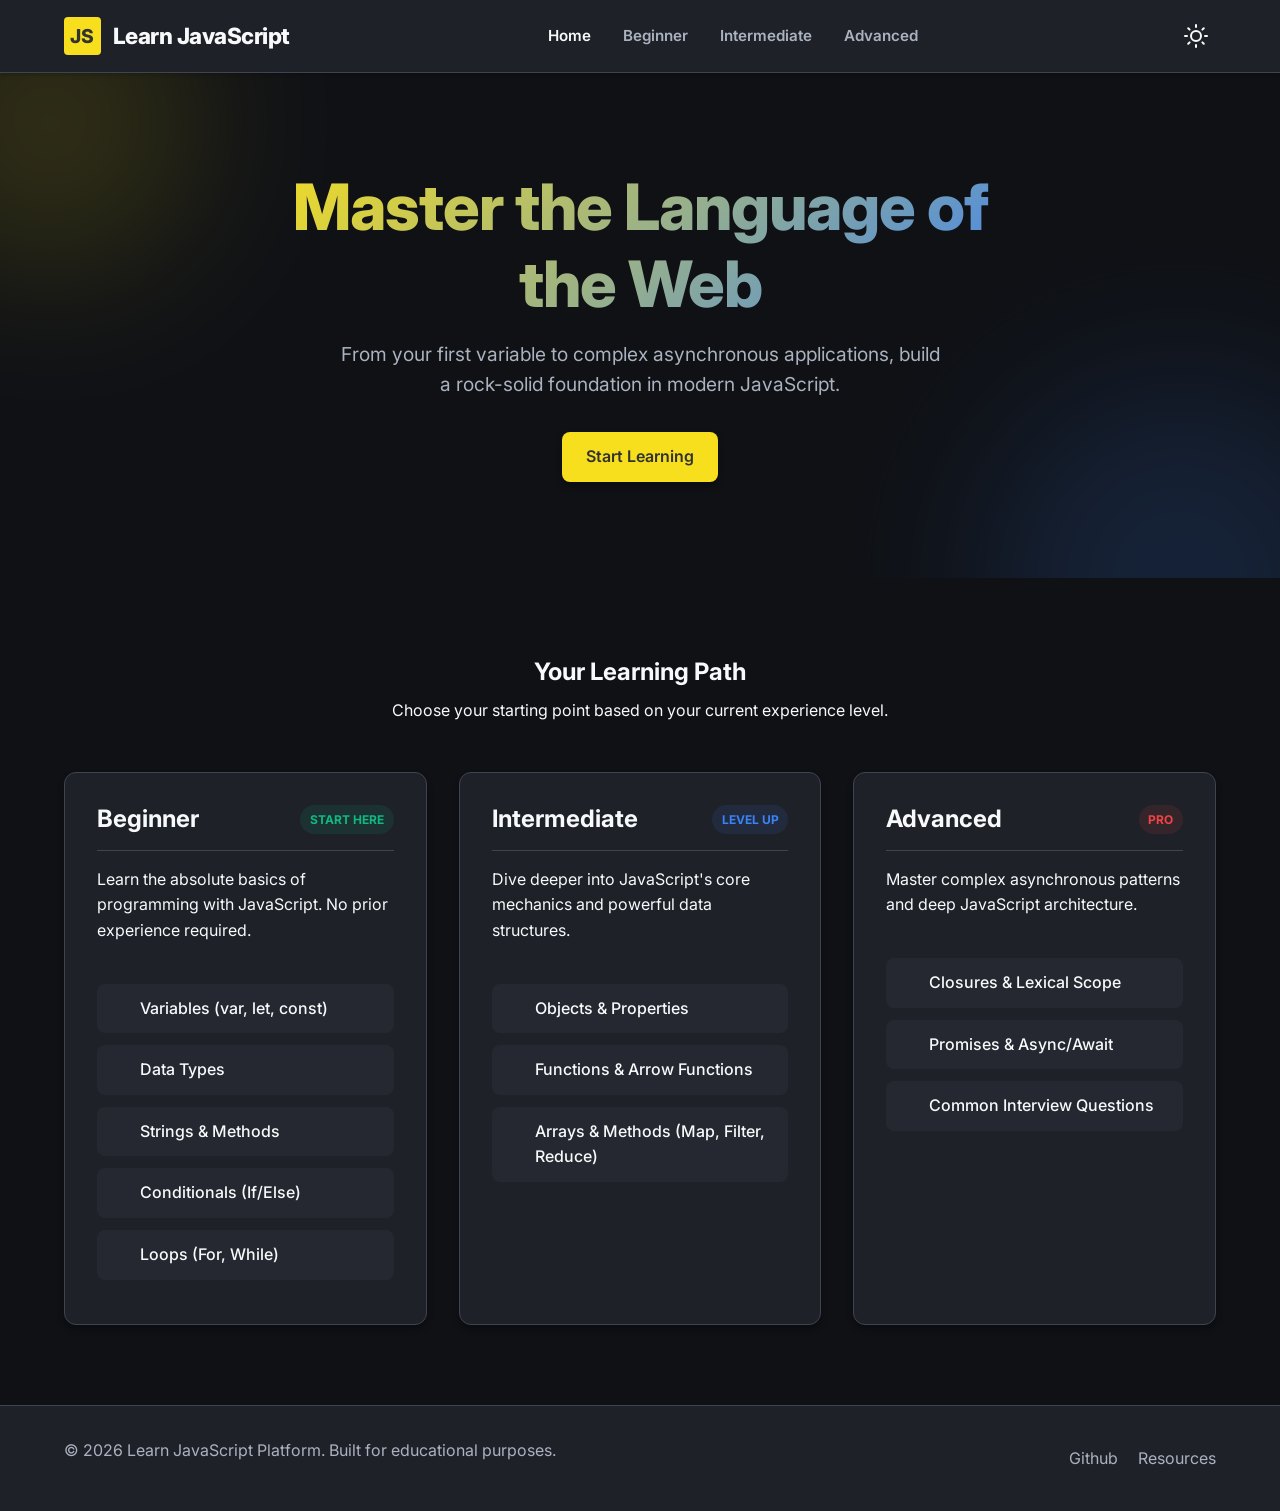
<file: index.html>
<!DOCTYPE html>
<html lang="en" data-theme="dark">
<head>
  <meta charset="UTF-8">
  <meta name="viewport" content="width=device-width, initial-scale=1.0">
  <meta name="description" content="Learn JavaScript - A modern, responsive platform to master JavaScript from beginner to advanced.">
  <title>Learn JavaScript In a Easier Way</title>
  <link rel="stylesheet" href="css/style.css">
  <link href="https://fonts.googleapis.com/css2?family=Inter:wght@300;400;600;800&family=Fira+Code:wght@400;600&display=swap" rel="stylesheet">
</head>
<body>
  <!-- Navigation -->
  <nav class="navbar">
    <div class="nav-container">
      <div class="brand">
        <span class="js-logo">JS</span>
        <h1>Learn JavaScript</h1>
      </div>
      <ul class="nav-links">
        <li><a href="index.html" class="active">Home</a></li>
        <li><a href="#beginner">Beginner</a></li>
        <li><a href="#intermediate">Intermediate</a></li>
        <li><a href="#advanced">Advanced</a></li>
      </ul>
      <button id="theme-toggle" class="theme-toggle" aria-label="Toggle Theme">
        <svg id="sun-icon" xmlns="http://www.w3.org/2000/svg" width="24" height="24" viewBox="0 0 24 24" fill="none" stroke="currentColor" stroke-width="2" stroke-linecap="round" stroke-linejoin="round" style="display:none;"><circle cx="12" cy="12" r="5"></circle><line x1="12" y1="1" x2="12" y2="3"></line><line x1="12" y1="21" x2="12" y2="23"></line><line x1="4.22" y1="4.22" x2="5.64" y2="5.64"></line><line x1="18.36" y1="18.36" x2="19.78" y2="19.78"></line><line x1="1" y1="12" x2="3" y2="12"></line><line x1="21" y1="12" x2="23" y2="12"></line><line x1="4.22" y1="19.78" x2="5.64" y2="18.36"></line><line x1="18.36" y1="5.64" x2="19.78" y2="4.22"></line></svg>
        <svg id="moon-icon" xmlns="http://www.w3.org/2000/svg" width="24" height="24" viewBox="0 0 24 24" fill="none" stroke="currentColor" stroke-width="2" stroke-linecap="round" stroke-linejoin="round"><path d="M21 12.79A9 9 0 1 1 11.21 3 7 7 0 0 0 21 12.79z"></path></svg>
      </button>
      
      <!-- Mobile menu toggle -->
      <button id="mobile-menu-btn" class="mobile-menu-btn">☰</button>
    </div>
  </nav>

  <!-- Hero Section -->
  <header class="hero">
    <div class="hero-content">
      <h2 class="hero-title">Master the Language of the Web</h2>
      <p class="hero-tagline">From your first variable to complex asynchronous applications, build a rock-solid foundation in modern JavaScript.</p>
      <a href="#beginner" class="btn btn-primary hero-btn">Start Learning</a>
    </div>
    <div class="hero-bg-shapes">
      <div class="shape shape-1"></div>
      <div class="shape shape-2"></div>
    </div>
  </header>

  <!-- Main Content -->
  <main class="container">
    <section id="levels" class="levels-section">
      <div class="section-header">
        <h2>Your Learning Path</h2>
        <p>Choose your starting point based on your current experience level.</p>
      </div>
      
      <div class="cards-grid">
        <!-- Beginner Card -->
        <div class="level-card" id="beginner">
          <div class="card-header">
            <h3>Beginner</h3>
            <span class="badge">Start Here</span>
          </div>
          <p>Learn the absolute basics of programming with JavaScript. No prior experience required.</p>
          <ul class="topic-list">
            <li><a href="pages/beginner/variables.html">Variables (var, let, const)</a></li>
            <li><a href="pages/beginner/data-types.html">Data Types</a></li>
            <li><a href="pages/beginner/strings.html">Strings & Methods</a></li>
            <li><a href="pages/beginner/conditionals.html">Conditionals (If/Else)</a></li>
            <li><a href="pages/beginner/loops.html">Loops (For, While)</a></li>
          </ul>
        </div>

        <!-- Intermediate Card -->
        <div class="level-card" id="intermediate">
          <div class="card-header">
            <h3>Intermediate</h3>
            <span class="badge intermediate">Level Up</span>
          </div>
          <p>Dive deeper into JavaScript's core mechanics and powerful data structures.</p>
          <ul class="topic-list">
            <li><a href="pages/intermediate/objects.html">Objects & Properties</a></li>
            <li><a href="pages/intermediate/functions.html">Functions & Arrow Functions</a></li>
            <li><a href="pages/intermediate/arrays.html">Arrays & Methods (Map, Filter, Reduce)</a></li>
          </ul>
        </div>

        <!-- Advanced Card -->
        <div class="level-card" id="advanced">
          <div class="card-header">
            <h3>Advanced</h3>
            <span class="badge advanced">Pro</span>
          </div>
          <p>Master complex asynchronous patterns and deep JavaScript architecture.</p>
          <ul class="topic-list">
            <li><a href="pages/advanced/closures.html">Closures & Lexical Scope</a></li>
            <li><a href="pages/advanced/promises.html">Promises & Async/Await</a></li>
            <li><a href="pages/advanced/interview-questions.html">Common Interview Questions</a></li>
          </ul>
        </div>
      </div>
    </section>
  </main>

  <!-- Footer -->
  <footer class="footer">
    <div class="footer-content container">
      <p>&copy; <span id="year"></span> Learn JavaScript Platform. Built for educational purposes.</p>
      <div class="footer-links">
        <a href="#">Github</a>
        <a href="#">Resources</a>
      </div>
    </div>
  </footer>

  <script src="js/script.js"></script>
</body>
</html>
</file>
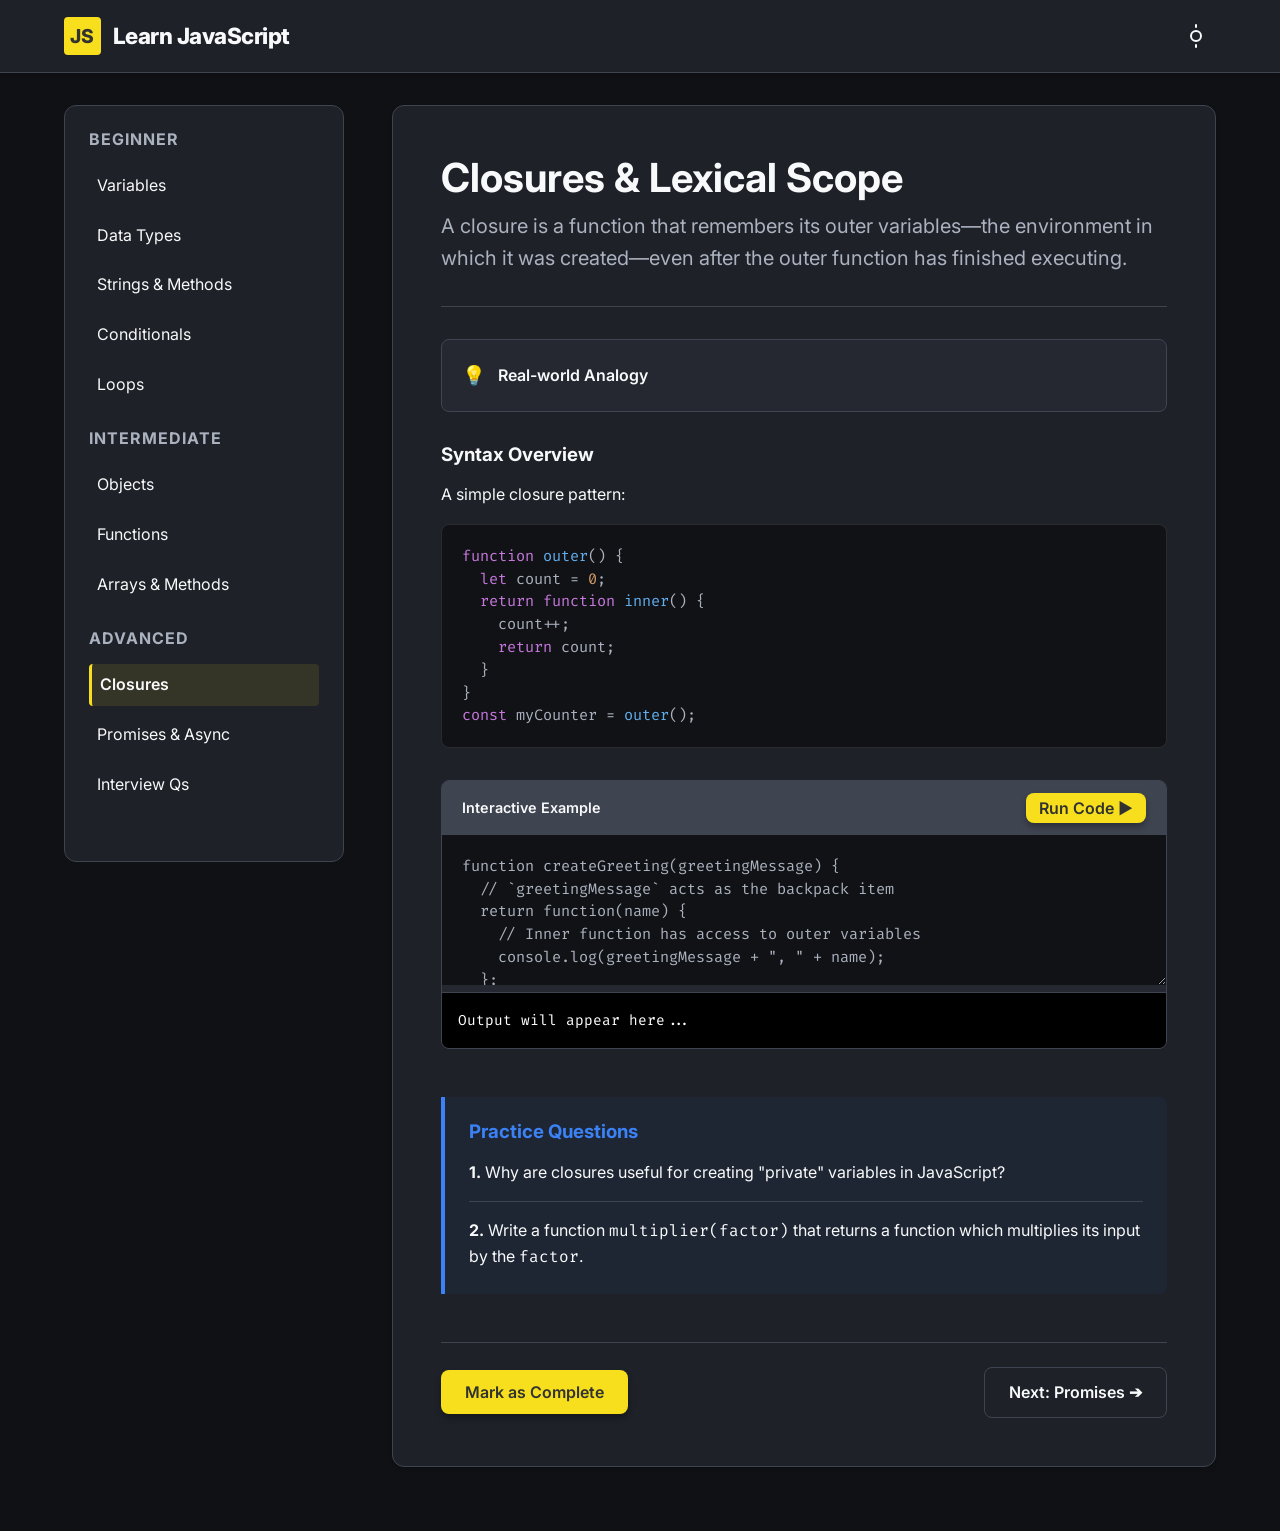
<file: pages/advanced/closures.html>
<!DOCTYPE html>
<html lang="en" data-theme="dark">
<head>
  <meta charset="UTF-8">
  <meta name="viewport" content="width=device-width, initial-scale=1.0">
  <title>Closures | Learn JavaScript</title>
  <link rel="stylesheet" href="../../css/style.css">
  <link href="https://fonts.googleapis.com/css2?family=Inter:wght@300;400;600;800&family=Fira+Code:wght@400;600&display=swap" rel="stylesheet">
</head>
<body data-lesson-id="closures">
  <nav class="navbar">
    <div class="nav-container">
      <div class="brand">
        <span class="js-logo">JS</span>
        <h1><a href="../../index.html" style="color:inherit;text-decoration:none;">Learn JavaScript</a></h1>
      </div>
      <button id="theme-toggle" class="theme-toggle" aria-label="Toggle Theme">
        <svg id="sun-icon" xmlns="http://www.w3.org/2000/svg" width="24" height="24" viewBox="0 0 24 24" fill="none" stroke="currentColor" stroke-width="2" stroke-linecap="round" stroke-linejoin="round" style="display:none;"><circle cx="12" cy="12" r="5"></circle><line x1="12" y1="1" x2="12" y2="3"></line><line x1="12" y1="21" x2="12" y2="23"></line></svg>
        <svg id="moon-icon" xmlns="http://www.w3.org/2000/svg" width="24" height="24" viewBox="0 0 24 24" fill="none" stroke="currentColor" stroke-width="2" stroke-linecap="round" stroke-linejoin="round"><path d="M21 12.79A9 9 0 1 1 11.21 3 7 7 0 0 0 21 12.79z"></path></svg>
      </button>
    </div>
  </nav>

  <main class="container lesson-layout">
    <aside class="sidebar">
      <ul class="sidebar-list">
        <li><h3>Beginner</h3></li>
        <li><a href="../beginner/variables.html">Variables</a></li>
        <li><a href="../beginner/data-types.html">Data Types</a></li>
        <li><a href="../beginner/strings.html">Strings & Methods</a></li>
        <li><a href="../beginner/conditionals.html">Conditionals</a></li>
        <li><a href="../beginner/loops.html">Loops</a></li>
        <li><h3 style="margin-top:1.5rem">Intermediate</h3></li>
        <li><a href="../intermediate/objects.html">Objects</a></li>
        <li><a href="../intermediate/functions.html">Functions</a></li>
        <li><a href="../intermediate/arrays.html">Arrays & Methods</a></li>
        <li><h3 style="margin-top:1.5rem">Advanced</h3></li>
        <li><a href="../advanced/closures.html" class="active">Closures</a></li>
        <li><a href="../advanced/promises.html">Promises & Async</a></li>
        <li><a href="../advanced/interview-questions.html">Interview Qs</a></li>
      </ul>
    </aside>

    <article class="lesson-content">
      <h1 class="lesson-title">Closures & Lexical Scope</h1>
      <p class="lesson-definition">A closure is a function that remembers its outer variables—the environment in which it was created—even after the outer function has finished executing.</p>

      <details class="analogy-box">
        <summary>Real-world Analogy</summary>
        <div class="details-content">
          <p>Imagine packing a backpack inside a room. You put a water bottle (variable) in the backpack (function). When you leave the room (outer function finishes), your backpack STILL has access to that water bottle because it "closed over" the items that were present when it was packed.</p>
        </div>
      </details>

      <section class="code-section">
        <h3>Syntax Overview</h3>
        <p>A simple closure pattern:</p>
        <pre><code><span class="token-keyword">function</span> <span class="token-function">outer</span>() {
  <span class="token-keyword">let</span> count = <span class="token-number">0</span>;
  <span class="token-keyword">return function</span> <span class="token-function">inner</span>() {
    count++;
    <span class="token-keyword">return</span> count;
  }
}
<span class="token-keyword">const</span> myCounter = <span class="token-function">outer</span>();</code></pre>
      </section>

      <div class="runner-container">
        <div class="runner-header">
          <span>Interactive Example</span>
          <button class="btn btn-primary run-code-btn" style="padding: 0.3rem 0.8rem;">Run Code ▶</button>
        </div>
        <textarea class="runner-code" spellcheck="false">
function createGreeting(greetingMessage) {
  // `greetingMessage` acts as the backpack item
  return function(name) {
    // Inner function has access to outer variables
    console.log(greetingMessage + ", " + name);
  };
}

const sayHello = createGreeting("Hello");
const sayHowdy = createGreeting("Howdy");

// sayHello still Remembers "Hello"
sayHello("Alice");
sayHello("Bob");

// sayHowdy Remembers "Howdy"
sayHowdy("Partner");
        </textarea>
        <div class="runner-output-box">Output will appear here...</div>
      </div>

      <section class="practice-section">
        <h3>Practice Questions</h3>
        <div class="practice-q">
          <strong>1.</strong> Why are closures useful for creating "private" variables in JavaScript?
        </div>
        <div class="practice-q">
          <strong>2.</strong> Write a function <code>multiplier(factor)</code> that returns a function which multiplies its input by the <code>factor</code>.
        </div>
      </section>

      <div class="lesson-footer">
        <button id="mark-complete-btn" class="btn btn-primary">Mark as Complete</button>
        <a href="../advanced/promises.html" class="btn btn-outline">Next: Promises ➔</a>
      </div>
    </article>
  </main>

  <script src="../../js/script.js"></script>
</body>
</html>
</file>
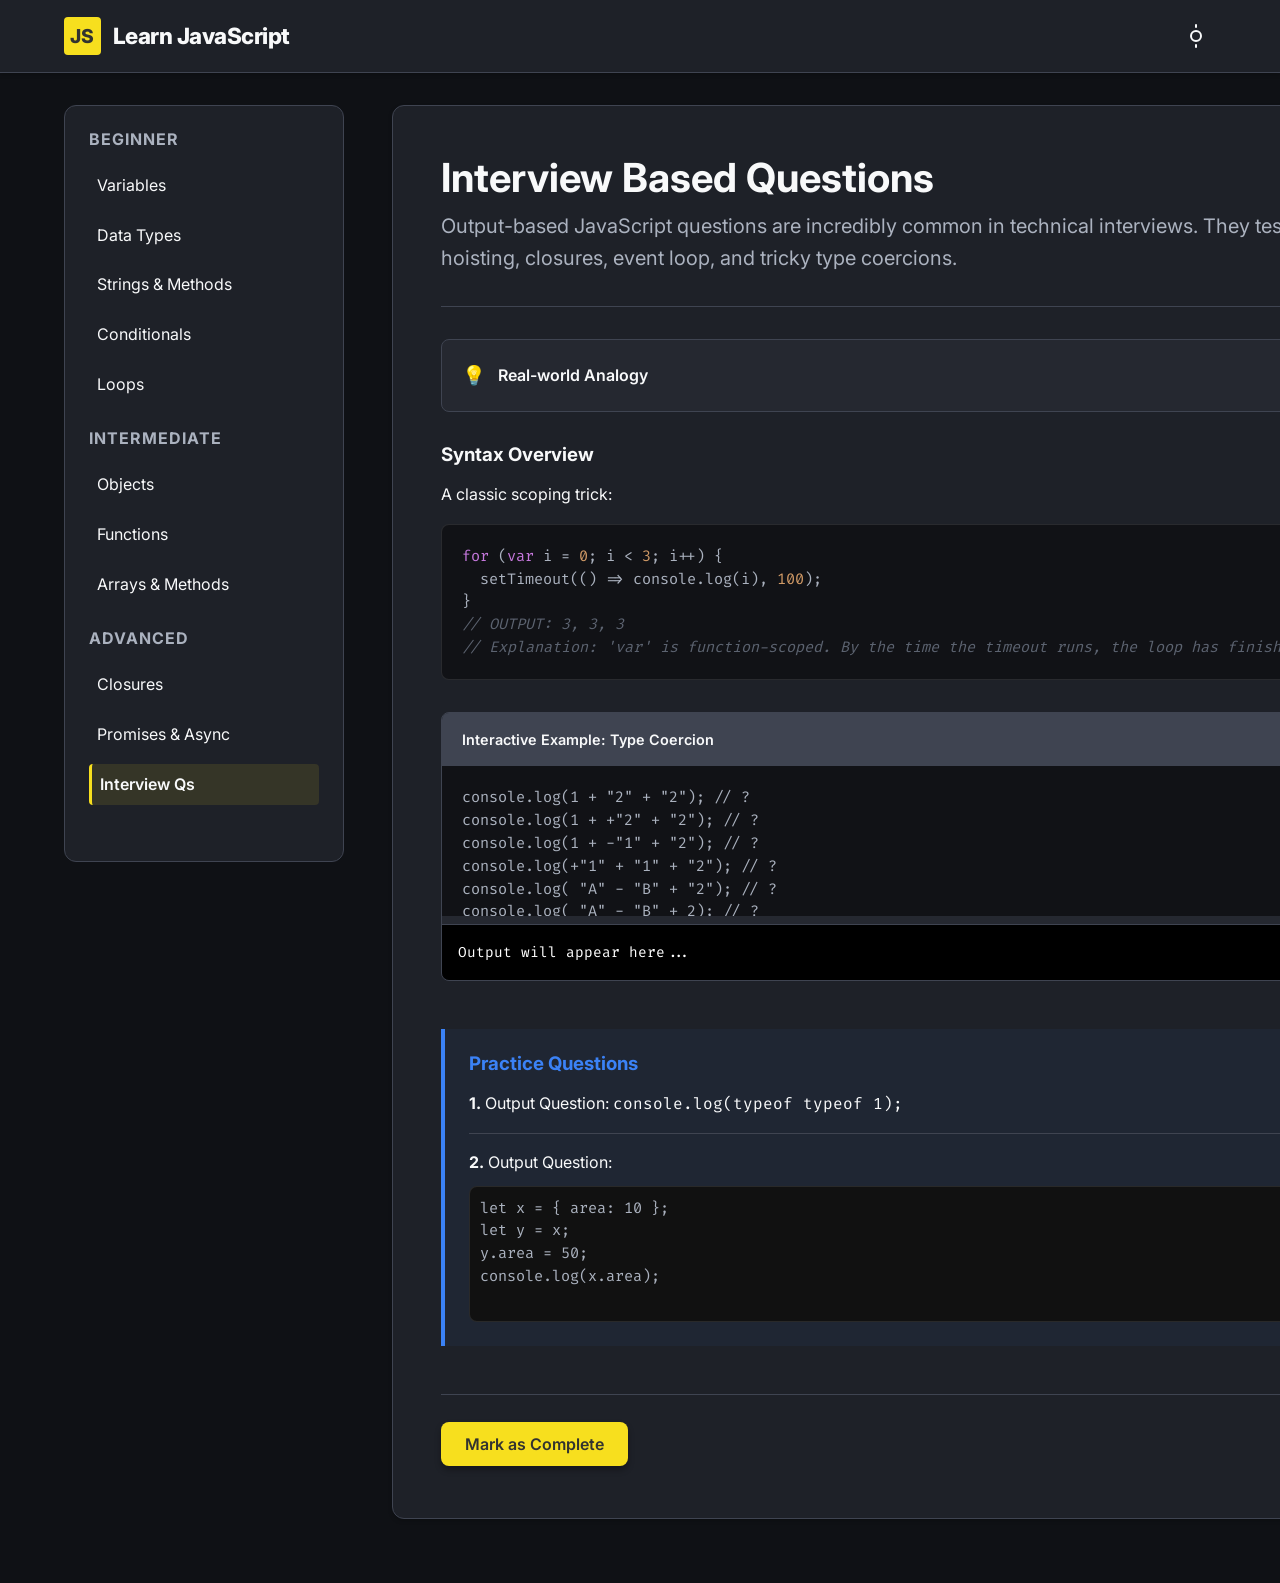
<file: pages/advanced/interview-questions.html>
<!DOCTYPE html>
<html lang="en" data-theme="dark">
<head>
  <meta charset="UTF-8">
  <meta name="viewport" content="width=device-width, initial-scale=1.0">
  <title>Interview Questions | Learn JavaScript</title>
  <link rel="stylesheet" href="../../css/style.css">
  <link href="https://fonts.googleapis.com/css2?family=Inter:wght@300;400;600;800&family=Fira+Code:wght@400;600&display=swap" rel="stylesheet">
</head>
<body data-lesson-id="interview-questions">
  <nav class="navbar">
    <div class="nav-container">
      <div class="brand">
        <span class="js-logo">JS</span>
        <h1><a href="../../index.html" style="color:inherit;text-decoration:none;">Learn JavaScript</a></h1>
      </div>
      <button id="theme-toggle" class="theme-toggle" aria-label="Toggle Theme">
        <svg id="sun-icon" xmlns="http://www.w3.org/2000/svg" width="24" height="24" viewBox="0 0 24 24" fill="none" stroke="currentColor" stroke-width="2" stroke-linecap="round" stroke-linejoin="round" style="display:none;"><circle cx="12" cy="12" r="5"></circle><line x1="12" y1="1" x2="12" y2="3"></line><line x1="12" y1="21" x2="12" y2="23"></line></svg>
        <svg id="moon-icon" xmlns="http://www.w3.org/2000/svg" width="24" height="24" viewBox="0 0 24 24" fill="none" stroke="currentColor" stroke-width="2" stroke-linecap="round" stroke-linejoin="round"><path d="M21 12.79A9 9 0 1 1 11.21 3 7 7 0 0 0 21 12.79z"></path></svg>
      </button>
    </div>
  </nav>

  <main class="container lesson-layout">
    <aside class="sidebar">
      <ul class="sidebar-list">
        <li><h3>Beginner</h3></li>
        <li><a href="../beginner/variables.html">Variables</a></li>
        <li><a href="../beginner/data-types.html">Data Types</a></li>
        <li><a href="../beginner/strings.html">Strings & Methods</a></li>
        <li><a href="../beginner/conditionals.html">Conditionals</a></li>
        <li><a href="../beginner/loops.html">Loops</a></li>
        <li><h3 style="margin-top:1.5rem">Intermediate</h3></li>
        <li><a href="../intermediate/objects.html">Objects</a></li>
        <li><a href="../intermediate/functions.html">Functions</a></li>
        <li><a href="../intermediate/arrays.html">Arrays & Methods</a></li>
        <li><h3 style="margin-top:1.5rem">Advanced</h3></li>
        <li><a href="../advanced/closures.html">Closures</a></li>
        <li><a href="../advanced/promises.html">Promises & Async</a></li>
        <li><a href="../advanced/interview-questions.html" class="active">Interview Qs</a></li>
      </ul>
    </aside>

    <article class="lesson-content">
      <h1 class="lesson-title">Interview Based Questions</h1>
      <p class="lesson-definition">Output-based JavaScript questions are incredibly common in technical interviews. They test your knowledge of hoisting, closures, event loop, and tricky type coercions.</p>

      <details class="analogy-box">
        <summary>Real-world Analogy</summary>
        <div class="details-content">
          <p>These questions are like riddles. The engine doesn't always read code exactly how human intuition expects. Mastering these riddles proves you understand the deep gears of the JavaScript engine.</p>
        </div>
      </details>

      <section class="code-section">
        <h3>Syntax Overview</h3>
        <p>A classic scoping trick:</p>
        <pre><code><span class="token-keyword">for</span> (<span class="token-keyword">var</span> i = <span class="token-number">0</span>; i < <span class="token-number">3</span>; i++) {
  setTimeout(() => console.log(i), <span class="token-number">100</span>);
}
<span class="token-comment">// OUTPUT: 3, 3, 3</span>
<span class="token-comment">// Explanation: 'var' is function-scoped. By the time the timeout runs, the loop has finished and 'i' is exactly 3.</span></code></pre>
      </section>

      <div class="runner-container">
        <div class="runner-header">
          <span>Interactive Example: Type Coercion</span>
          <button class="btn btn-primary run-code-btn" style="padding: 0.3rem 0.8rem;">Run Code ▶</button>
        </div>
        <textarea class="runner-code" spellcheck="false">
console.log(1 + "2" + "2"); // ?
console.log(1 + +"2" + "2"); // ?
console.log(1 + -"1" + "2"); // ?
console.log(+"1" + "1" + "2"); // ?
console.log( "A" - "B" + "2"); // ?
console.log( "A" - "B" + 2); // ?

// Run this code to see the actual crazy results!
        </textarea>
        <div class="runner-output-box">Output will appear here...</div>
      </div>

      <section class="practice-section">
        <h3>Practice Questions</h3>
        <div class="practice-q">
          <strong>1.</strong> Output Question: <code>console.log(typeof typeof 1);</code>
        </div>
        <div class="practice-q">
          <strong>2.</strong> Output Question: 
          <pre style="margin-top:10px; background:#111; padding:10px;">
let x = { area: 10 };
let y = x;
y.area = 50;
console.log(x.area);
          </pre>
        </div>
      </section>

      <div class="lesson-footer">
        <button id="mark-complete-btn" class="btn btn-primary">Mark as Complete</button>
        <a href="../../index.html" class="btn btn-outline">Back to Home ➔</a>
      </div>
    </article>
  </main>

  <script src="../../js/script.js"></script>
</body>
</html>
</file>
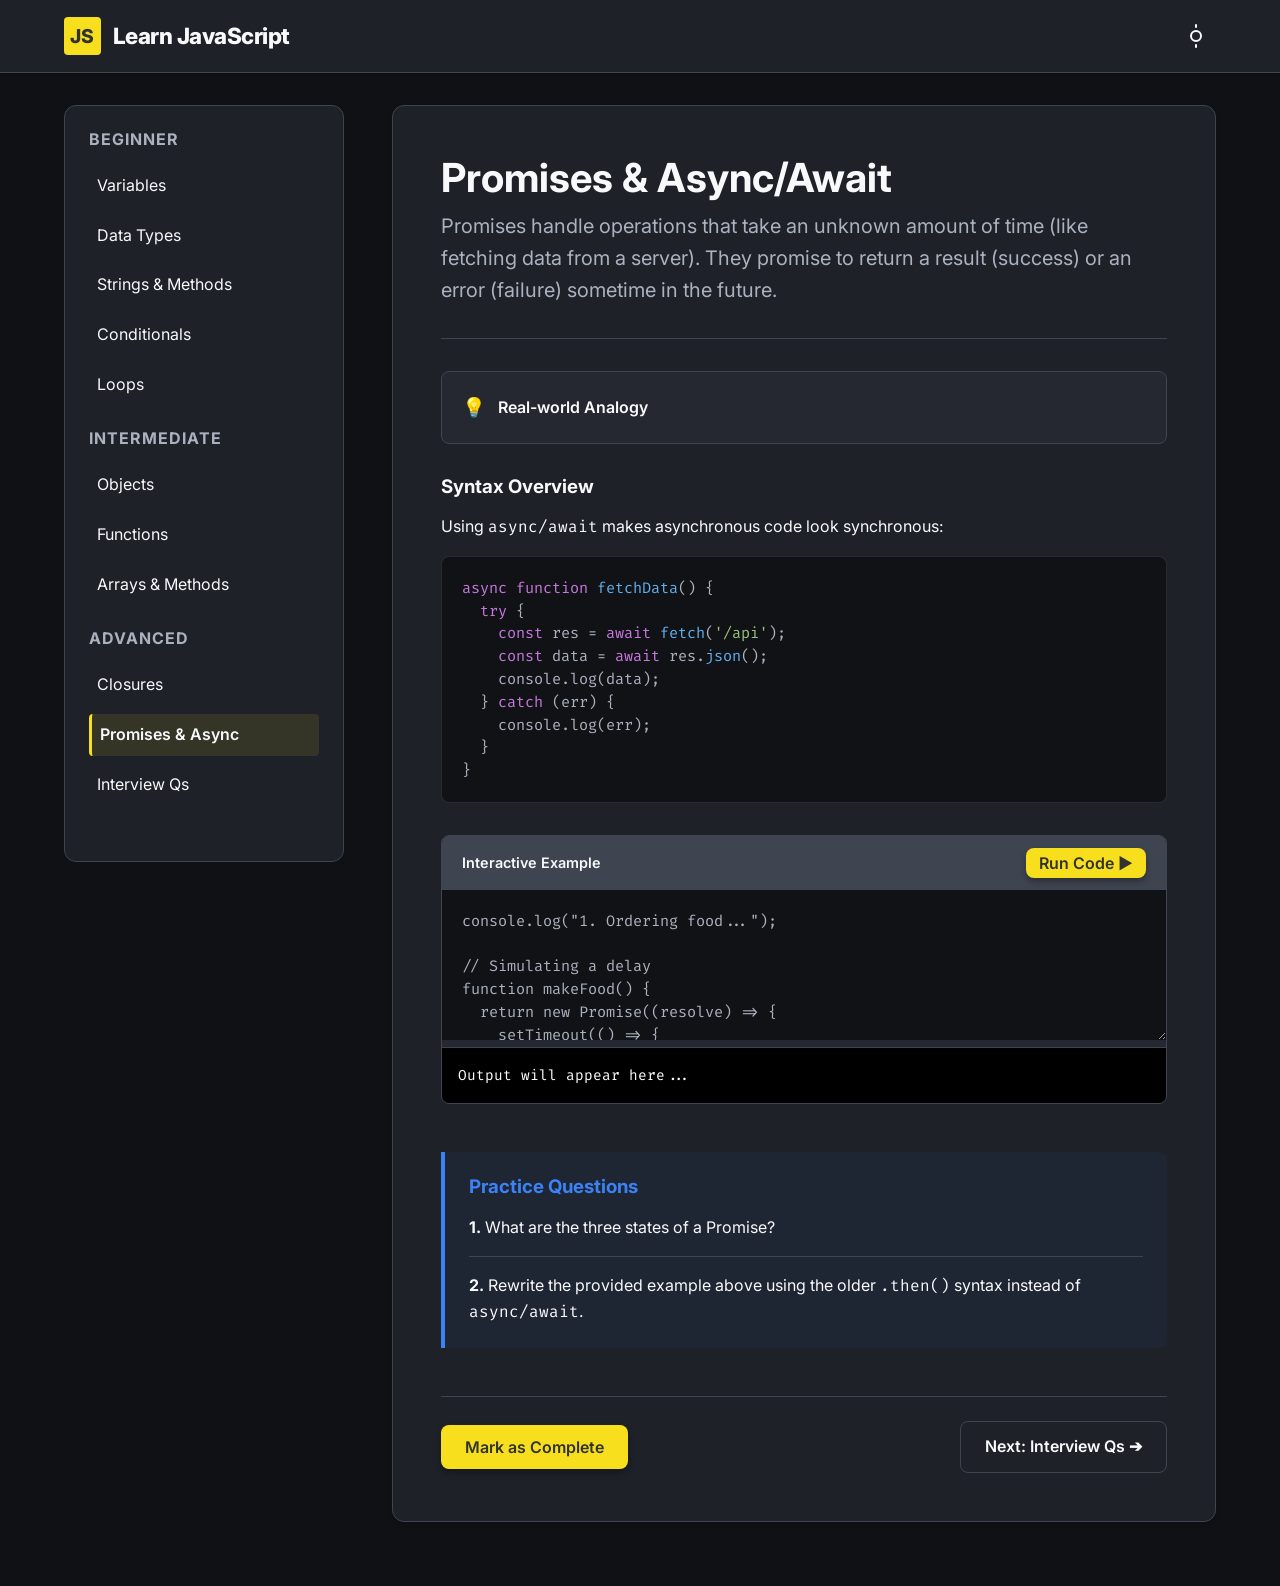
<file: pages/advanced/promises.html>
<!DOCTYPE html>
<html lang="en" data-theme="dark">
<head>
  <meta charset="UTF-8">
  <meta name="viewport" content="width=device-width, initial-scale=1.0">
  <title>Promises & Async | Learn JavaScript</title>
  <link rel="stylesheet" href="../../css/style.css">
  <link href="https://fonts.googleapis.com/css2?family=Inter:wght@300;400;600;800&family=Fira+Code:wght@400;600&display=swap" rel="stylesheet">
</head>
<body data-lesson-id="promises">
  <nav class="navbar">
    <div class="nav-container">
      <div class="brand">
        <span class="js-logo">JS</span>
        <h1><a href="../../index.html" style="color:inherit;text-decoration:none;">Learn JavaScript</a></h1>
      </div>
      <button id="theme-toggle" class="theme-toggle" aria-label="Toggle Theme">
        <svg id="sun-icon" xmlns="http://www.w3.org/2000/svg" width="24" height="24" viewBox="0 0 24 24" fill="none" stroke="currentColor" stroke-width="2" stroke-linecap="round" stroke-linejoin="round" style="display:none;"><circle cx="12" cy="12" r="5"></circle><line x1="12" y1="1" x2="12" y2="3"></line><line x1="12" y1="21" x2="12" y2="23"></line></svg>
        <svg id="moon-icon" xmlns="http://www.w3.org/2000/svg" width="24" height="24" viewBox="0 0 24 24" fill="none" stroke="currentColor" stroke-width="2" stroke-linecap="round" stroke-linejoin="round"><path d="M21 12.79A9 9 0 1 1 11.21 3 7 7 0 0 0 21 12.79z"></path></svg>
      </button>
    </div>
  </nav>

  <main class="container lesson-layout">
    <aside class="sidebar">
      <ul class="sidebar-list">
        <li><h3>Beginner</h3></li>
        <li><a href="../beginner/variables.html">Variables</a></li>
        <li><a href="../beginner/data-types.html">Data Types</a></li>
        <li><a href="../beginner/strings.html">Strings & Methods</a></li>
        <li><a href="../beginner/conditionals.html">Conditionals</a></li>
        <li><a href="../beginner/loops.html">Loops</a></li>
        <li><h3 style="margin-top:1.5rem">Intermediate</h3></li>
        <li><a href="../intermediate/objects.html">Objects</a></li>
        <li><a href="../intermediate/functions.html">Functions</a></li>
        <li><a href="../intermediate/arrays.html">Arrays & Methods</a></li>
        <li><h3 style="margin-top:1.5rem">Advanced</h3></li>
        <li><a href="../advanced/closures.html">Closures</a></li>
        <li><a href="../advanced/promises.html" class="active">Promises & Async</a></li>
        <li><a href="../advanced/interview-questions.html">Interview Qs</a></li>
      </ul>
    </aside>

    <article class="lesson-content">
      <h1 class="lesson-title">Promises & Async/Await</h1>
      <p class="lesson-definition">Promises handle operations that take an unknown amount of time (like fetching data from a server). They promise to return a result (success) or an error (failure) sometime in the future.</p>

      <details class="analogy-box">
        <summary>Real-world Analogy</summary>
        <div class="details-content">
          <p>Ordering food at a restaurant is a Promise. You place an order and get a buzzer (the Promise). The buzzer is pending. You can do other things while waiting. Eventually, it buzzes successfully (Resolved - get food) or buzzes angrily (Rejected - out of stock).</p>
        </div>
      </details>

      <section class="code-section">
        <h3>Syntax Overview</h3>
        <p>Using <code>async/await</code> makes asynchronous code look synchronous:</p>
        <pre><code><span class="token-keyword">async function</span> <span class="token-function">fetchData</span>() {
  <span class="token-keyword">try</span> {
    <span class="token-keyword">const</span> res = <span class="token-keyword">await</span> <span class="token-function">fetch</span>(<span class="token-string">'/api'</span>);
    <span class="token-keyword">const</span> data = <span class="token-keyword">await</span> res.<span class="token-function">json</span>();
    console.log(data);
  } <span class="token-keyword">catch</span> (err) {
    console.log(err);
  }
}</code></pre>
      </section>

      <div class="runner-container">
        <div class="runner-header">
          <span>Interactive Example</span>
          <button class="btn btn-primary run-code-btn" style="padding: 0.3rem 0.8rem;">Run Code ▶</button>
        </div>
        <textarea class="runner-code" spellcheck="false">
console.log("1. Ordering food...");

// Simulating a delay
function makeFood() {
  return new Promise((resolve) => {
    setTimeout(() => {
      resolve("🍔 Burger is ready!");
    }, 1500); // 1.5 second delay
  });
}

// Handling with Async/Await
async function getFood() {
  console.log("2. Waiting for food (can do other things...)");
  
  const result = await makeFood();
  console.log("3.", result);
}

getFood();
        </textarea>
        <div class="runner-output-box">Output will appear here...</div>
      </div>

      <section class="practice-section">
        <h3>Practice Questions</h3>
        <div class="practice-q">
          <strong>1.</strong> What are the three states of a Promise?
        </div>
        <div class="practice-q">
          <strong>2.</strong> Rewrite the provided example above using the older <code>.then()</code> syntax instead of <code>async/await</code>.
        </div>
      </section>

      <div class="lesson-footer">
        <button id="mark-complete-btn" class="btn btn-primary">Mark as Complete</button>
        <a href="../advanced/interview-questions.html" class="btn btn-outline">Next: Interview Qs ➔</a>
      </div>
    </article>
  </main>

  <script src="../../js/script.js"></script>
</body>
</html>
</file>
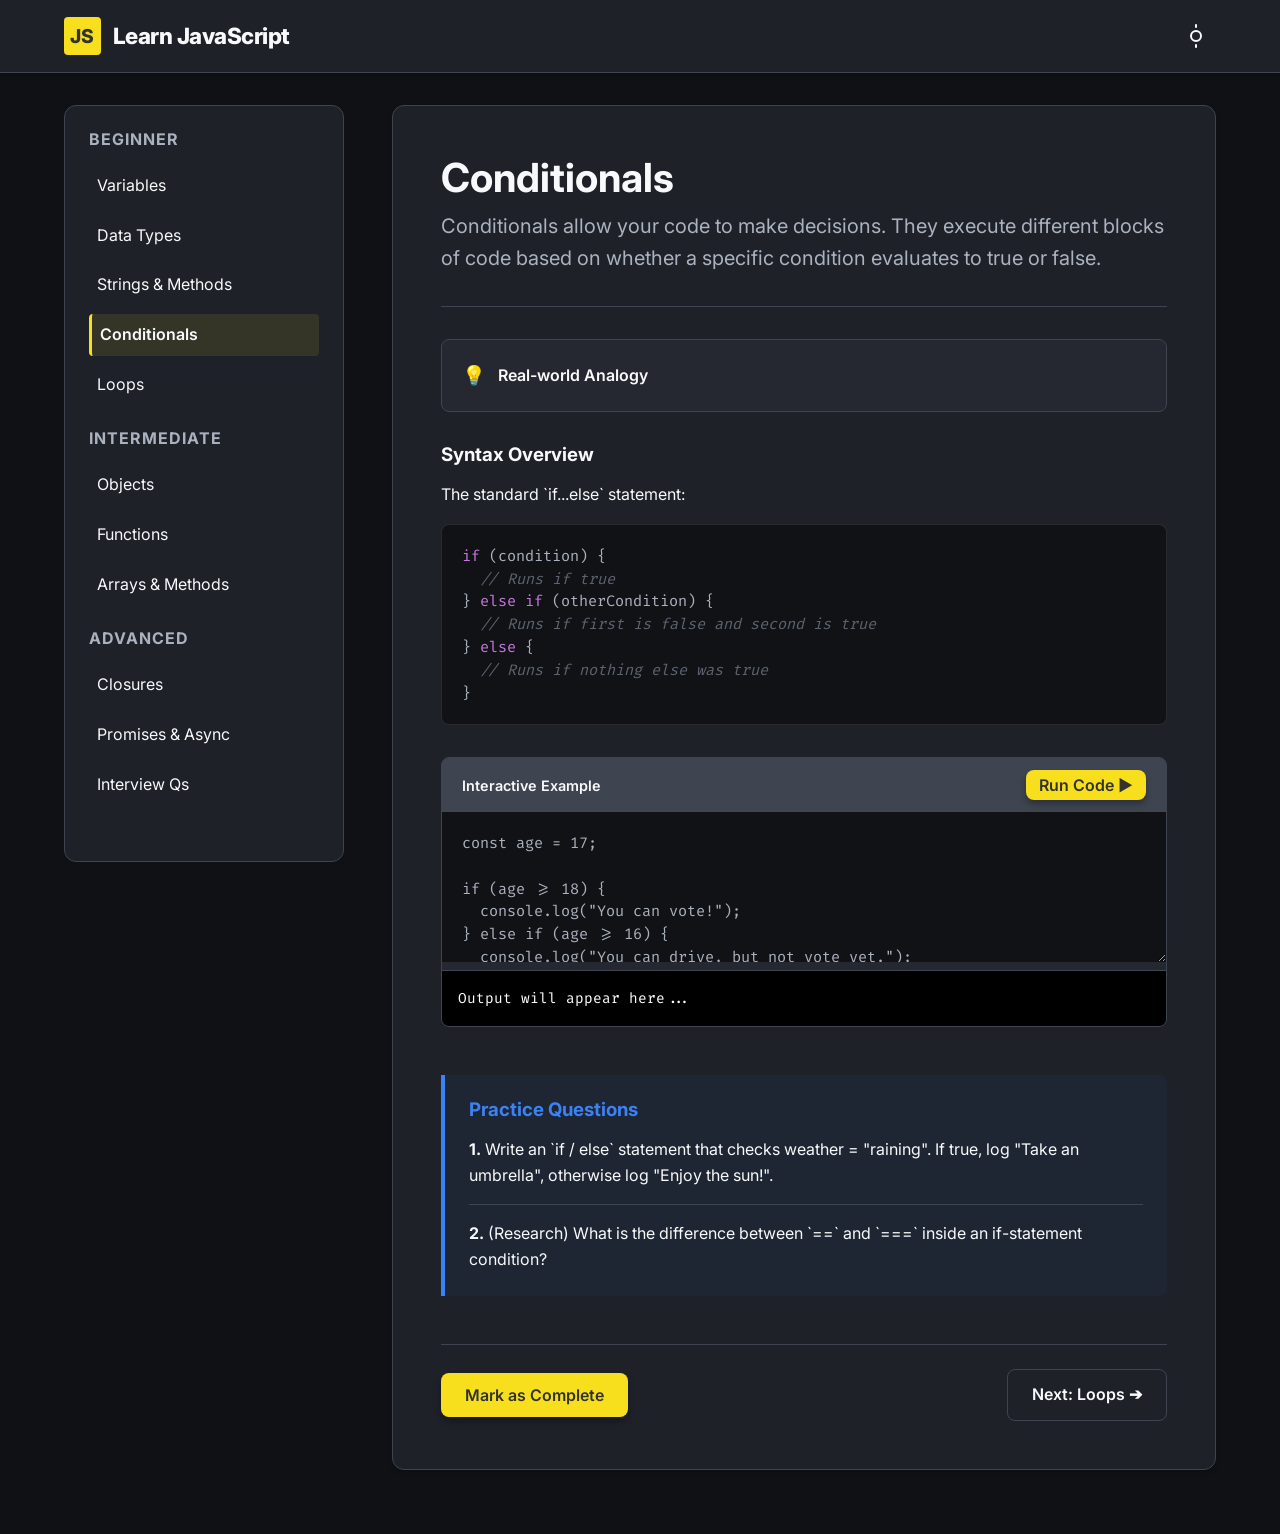
<file: pages/beginner/conditionals.html>
<!DOCTYPE html>
<html lang="en" data-theme="dark">
<head>
  <meta charset="UTF-8">
  <meta name="viewport" content="width=device-width, initial-scale=1.0">
  <title>Conditionals | Learn JavaScript</title>
  <link rel="stylesheet" href="../../css/style.css">
  <link href="https://fonts.googleapis.com/css2?family=Inter:wght@300;400;600;800&family=Fira+Code:wght@400;600&display=swap" rel="stylesheet">
</head>
<body data-lesson-id="conditionals">
  <nav class="navbar">
    <div class="nav-container">
      <div class="brand">
        <span class="js-logo">JS</span>
        <h1><a href="../../index.html" style="color:inherit;text-decoration:none;">Learn JavaScript</a></h1>
      </div>
      <button id="theme-toggle" class="theme-toggle" aria-label="Toggle Theme">
        <svg id="sun-icon" xmlns="http://www.w3.org/2000/svg" width="24" height="24" viewBox="0 0 24 24" fill="none" stroke="currentColor" stroke-width="2" stroke-linecap="round" stroke-linejoin="round" style="display:none;"><circle cx="12" cy="12" r="5"></circle><line x1="12" y1="1" x2="12" y2="3"></line><line x1="12" y1="21" x2="12" y2="23"></line></svg>
        <svg id="moon-icon" xmlns="http://www.w3.org/2000/svg" width="24" height="24" viewBox="0 0 24 24" fill="none" stroke="currentColor" stroke-width="2" stroke-linecap="round" stroke-linejoin="round"><path d="M21 12.79A9 9 0 1 1 11.21 3 7 7 0 0 0 21 12.79z"></path></svg>
      </button>
    </div>
  </nav>

  <main class="container lesson-layout">
    <aside class="sidebar">
      <ul class="sidebar-list">
        <li><h3>Beginner</h3></li>
        <li><a href="../beginner/variables.html">Variables</a></li>
        <li><a href="../beginner/data-types.html">Data Types</a></li>
        <li><a href="../beginner/strings.html">Strings & Methods</a></li>
        <li><a href="../beginner/conditionals.html" class="active">Conditionals</a></li>
        <li><a href="../beginner/loops.html">Loops</a></li>
        <li><h3 style="margin-top:1.5rem">Intermediate</h3></li>
        <li><a href="../intermediate/objects.html">Objects</a></li>
        <li><a href="../intermediate/functions.html">Functions</a></li>
        <li><a href="../intermediate/arrays.html">Arrays & Methods</a></li>
        <li><h3 style="margin-top:1.5rem">Advanced</h3></li>
        <li><a href="../advanced/closures.html">Closures</a></li>
        <li><a href="../advanced/promises.html">Promises & Async</a></li>
        <li><a href="../advanced/interview-questions.html">Interview Qs</a></li>
      </ul>
    </aside>

    <article class="lesson-content">
      <h1 class="lesson-title">Conditionals</h1>
      <p class="lesson-definition">Conditionals allow your code to make decisions. They execute different blocks of code based on whether a specific condition evaluates to true or false.</p>

      <details class="analogy-box">
        <summary>Real-world Analogy</summary>
        <div class="details-content">
          <p>Conditionals are like a fork in a road or an intersection. IF the light is green, you drive. ELSE IF the light is yellow, you slow down. ELSE (meaning red), you stop.</p>
        </div>
      </details>

      <section class="code-section">
        <h3>Syntax Overview</h3>
        <p>The standard `if...else` statement:</p>
        <pre><code><span class="token-keyword">if</span> (condition) {
  <span class="token-comment">// Runs if true</span>
} <span class="token-keyword">else if</span> (otherCondition) {
  <span class="token-comment">// Runs if first is false and second is true</span>
} <span class="token-keyword">else</span> {
  <span class="token-comment">// Runs if nothing else was true</span>
}</code></pre>
      </section>

      <div class="runner-container">
        <div class="runner-header">
          <span>Interactive Example</span>
          <button class="btn btn-primary run-code-btn" style="padding: 0.3rem 0.8rem;">Run Code ▶</button>
        </div>
        <textarea class="runner-code" spellcheck="false">
const age = 17;

if (age >= 18) {
  console.log("You can vote!");
} else if (age >= 16) {
  console.log("You can drive, but not vote yet.");
} else {
  console.log("You are too young to drive or vote.");
}
        </textarea>
        <div class="runner-output-box">Output will appear here...</div>
      </div>

      <section class="practice-section">
        <h3>Practice Questions</h3>
        <div class="practice-q">
          <strong>1.</strong> Write an `if / else` statement that checks weather = "raining". If true, log "Take an umbrella", otherwise log "Enjoy the sun!".
        </div>
        <div class="practice-q">
          <strong>2.</strong> (Research) What is the difference between `==` and `===` inside an if-statement condition?
        </div>
      </section>

      <div class="lesson-footer">
        <button id="mark-complete-btn" class="btn btn-primary">Mark as Complete</button>
        <a href="../beginner/loops.html" class="btn btn-outline">Next: Loops ➔</a>
      </div>
    </article>
  </main>

  <script src="../../js/script.js"></script>
</body>
</html>
</file>
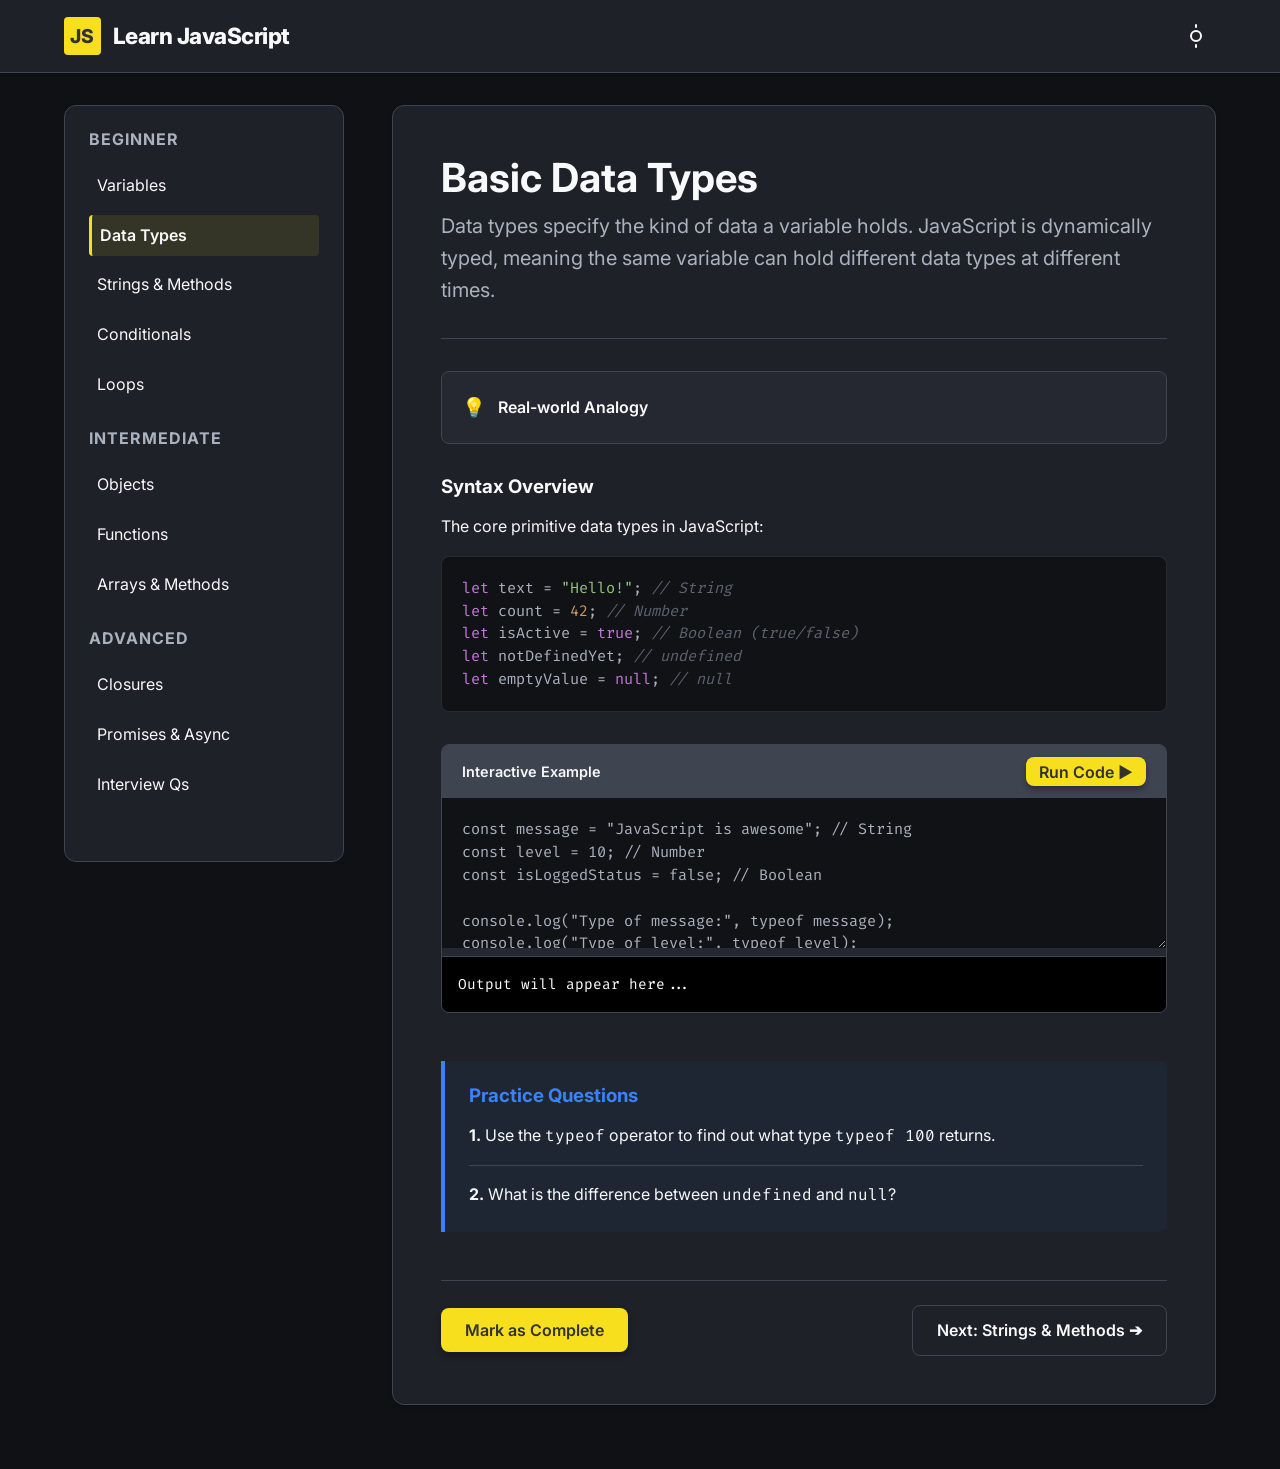
<file: pages/beginner/data-types.html>
<!DOCTYPE html>
<html lang="en" data-theme="dark">
<head>
  <meta charset="UTF-8">
  <meta name="viewport" content="width=device-width, initial-scale=1.0">
  <title>Data Types | Learn JavaScript</title>
  <link rel="stylesheet" href="../../css/style.css">
  <link href="https://fonts.googleapis.com/css2?family=Inter:wght@300;400;600;800&family=Fira+Code:wght@400;600&display=swap" rel="stylesheet">
</head>
<body data-lesson-id="data-types">
  <nav class="navbar">
    <div class="nav-container">
      <div class="brand">
        <span class="js-logo">JS</span>
        <h1><a href="../../index.html" style="color:inherit;text-decoration:none;">Learn JavaScript</a></h1>
      </div>
      <button id="theme-toggle" class="theme-toggle" aria-label="Toggle Theme">
        <svg id="sun-icon" xmlns="http://www.w3.org/2000/svg" width="24" height="24" viewBox="0 0 24 24" fill="none" stroke="currentColor" stroke-width="2" stroke-linecap="round" stroke-linejoin="round" style="display:none;"><circle cx="12" cy="12" r="5"></circle><line x1="12" y1="1" x2="12" y2="3"></line><line x1="12" y1="21" x2="12" y2="23"></line></svg>
        <svg id="moon-icon" xmlns="http://www.w3.org/2000/svg" width="24" height="24" viewBox="0 0 24 24" fill="none" stroke="currentColor" stroke-width="2" stroke-linecap="round" stroke-linejoin="round"><path d="M21 12.79A9 9 0 1 1 11.21 3 7 7 0 0 0 21 12.79z"></path></svg>
      </button>
    </div>
  </nav>

  <main class="container lesson-layout">
    <aside class="sidebar">
      <ul class="sidebar-list">
        <li><h3>Beginner</h3></li>
        <li><a href="../beginner/variables.html">Variables</a></li>
        <li><a href="../beginner/data-types.html" class="active">Data Types</a></li>
        <li><a href="../beginner/strings.html">Strings & Methods</a></li>
        <li><a href="../beginner/conditionals.html">Conditionals</a></li>
        <li><a href="../beginner/loops.html">Loops</a></li>
        <li><h3 style="margin-top:1.5rem">Intermediate</h3></li>
        <li><a href="../intermediate/objects.html">Objects</a></li>
        <li><a href="../intermediate/functions.html">Functions</a></li>
        <li><a href="../intermediate/arrays.html">Arrays & Methods</a></li>
        <li><h3 style="margin-top:1.5rem">Advanced</h3></li>
        <li><a href="../advanced/closures.html">Closures</a></li>
        <li><a href="../advanced/promises.html">Promises & Async</a></li>
        <li><a href="../advanced/interview-questions.html">Interview Qs</a></li>
      </ul>
    </aside>

    <article class="lesson-content">
      <h1 class="lesson-title">Basic Data Types</h1>
      <p class="lesson-definition">Data types specify the kind of data a variable holds. JavaScript is dynamically typed, meaning the same variable can hold different data types at different times.</p>

      <details class="analogy-box">
        <summary>Real-world Analogy</summary>
        <div class="details-content">
          <p>If variables are boxes, Data Types refer to what the object inside the box actually is. Is it a piece of text (String)? A math quantity (Number)? A True/False switch (Boolean)? Knowing the type tells you what you can do with it.</p>
        </div>
      </details>

      <section class="code-section">
        <h3>Syntax Overview</h3>
        <p>The core primitive data types in JavaScript:</p>
        <pre><code><span class="token-keyword">let</span> text = <span class="token-string">"Hello!"</span>; <span class="token-comment">// String</span>
<span class="token-keyword">let</span> count = <span class="token-number">42</span>; <span class="token-comment">// Number</span>
<span class="token-keyword">let</span> isActive = <span class="token-keyword">true</span>; <span class="token-comment">// Boolean (true/false)</span>
<span class="token-keyword">let</span> notDefinedYet; <span class="token-comment">// undefined</span>
<span class="token-keyword">let</span> emptyValue = <span class="token-keyword">null</span>; <span class="token-comment">// null</span></code></pre>
      </section>

      <div class="runner-container">
        <div class="runner-header">
          <span>Interactive Example</span>
          <button class="btn btn-primary run-code-btn" style="padding: 0.3rem 0.8rem;">Run Code ▶</button>
        </div>
        <textarea class="runner-code" spellcheck="false">
const message = "JavaScript is awesome"; // String
const level = 10; // Number
const isLoggedStatus = false; // Boolean

console.log("Type of message:", typeof message);
console.log("Type of level:", typeof level);
console.log("Type of isLoggedStatus:", typeof isLoggedStatus);
        </textarea>
        <div class="runner-output-box">Output will appear here...</div>
      </div>

      <section class="practice-section">
        <h3>Practice Questions</h3>
        <div class="practice-q">
          <strong>1.</strong> Use the <code>typeof</code> operator to find out what type <code>typeof 100</code> returns.
        </div>
        <div class="practice-q">
          <strong>2.</strong> What is the difference between <code>undefined</code> and <code>null</code>?
        </div>
      </section>

      <div class="lesson-footer">
        <button id="mark-complete-btn" class="btn btn-primary">Mark as Complete</button>
        <a href="../beginner/strings.html" class="btn btn-outline">Next: Strings & Methods ➔</a>
      </div>
    </article>
  </main>

  <script src="../../js/script.js"></script>
</body>
</html>
</file>
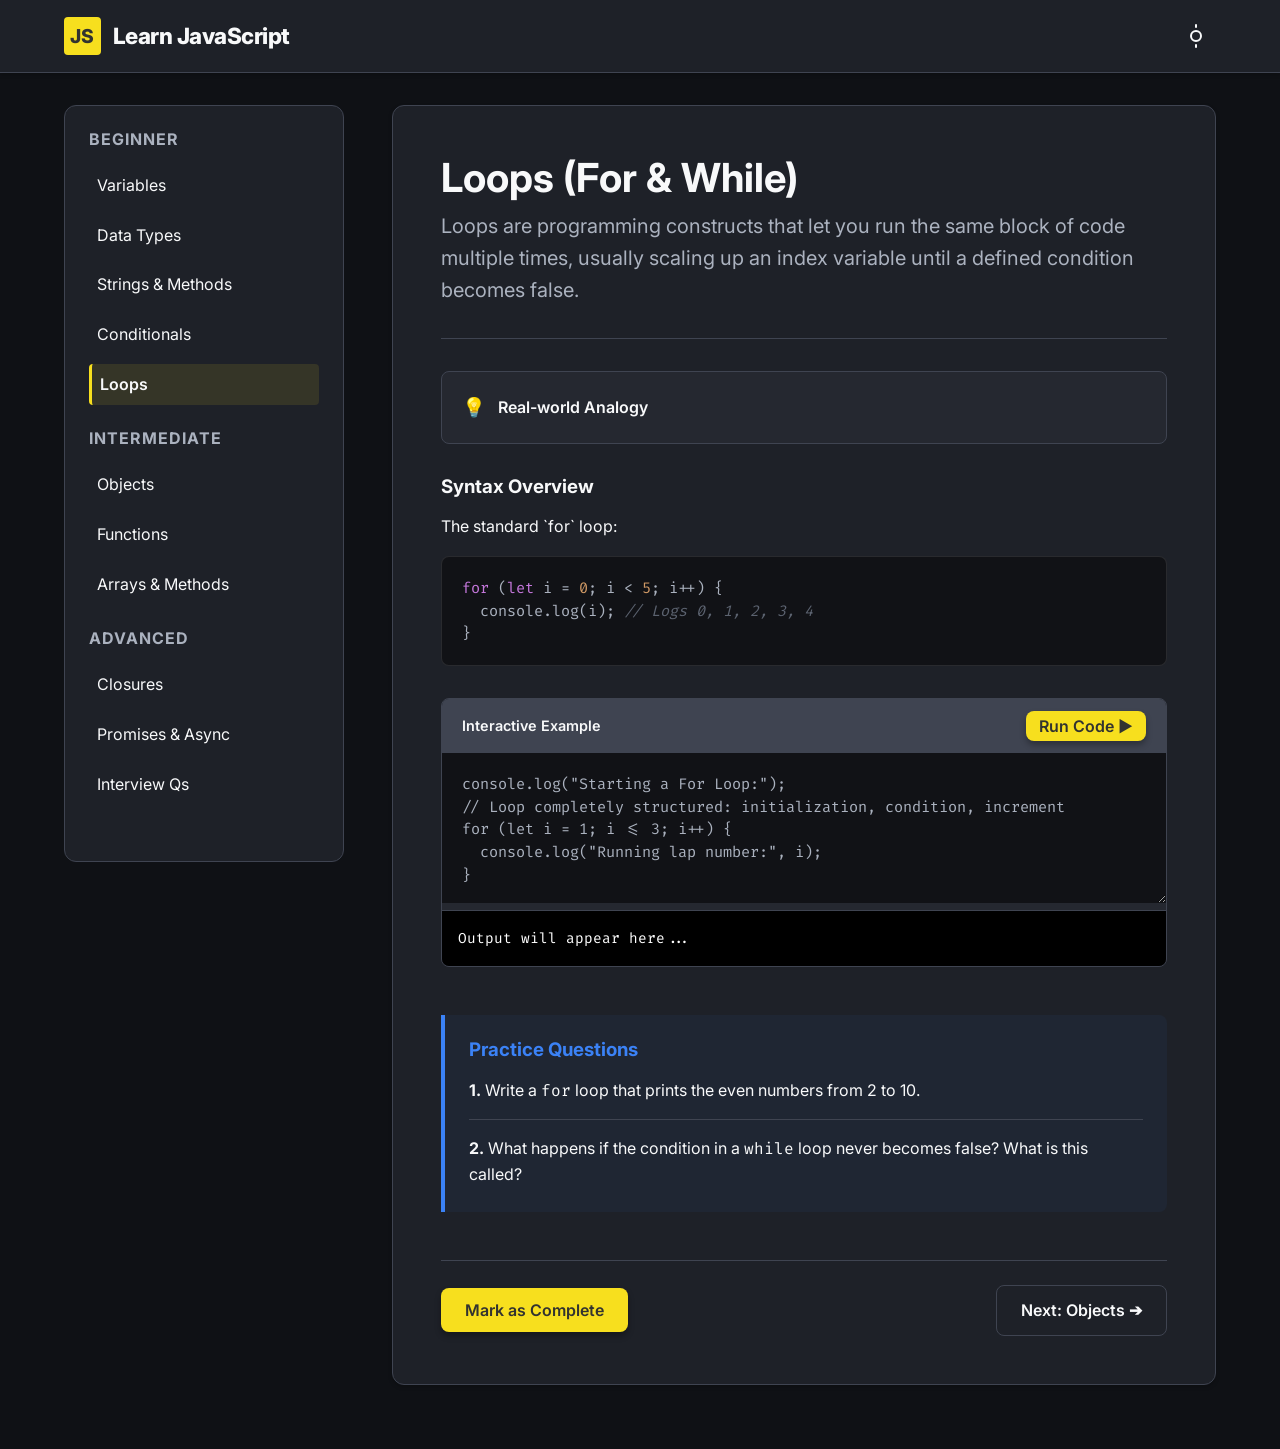
<file: pages/beginner/loops.html>
<!DOCTYPE html>
<html lang="en" data-theme="dark">
<head>
  <meta charset="UTF-8">
  <meta name="viewport" content="width=device-width, initial-scale=1.0">
  <title>Loops | Learn JavaScript</title>
  <link rel="stylesheet" href="../../css/style.css">
  <link href="https://fonts.googleapis.com/css2?family=Inter:wght@300;400;600;800&family=Fira+Code:wght@400;600&display=swap" rel="stylesheet">
</head>
<body data-lesson-id="loops">
  <nav class="navbar">
    <div class="nav-container">
      <div class="brand">
        <span class="js-logo">JS</span>
        <h1><a href="../../index.html" style="color:inherit;text-decoration:none;">Learn JavaScript</a></h1>
      </div>
      <button id="theme-toggle" class="theme-toggle" aria-label="Toggle Theme">
        <svg id="sun-icon" xmlns="http://www.w3.org/2000/svg" width="24" height="24" viewBox="0 0 24 24" fill="none" stroke="currentColor" stroke-width="2" stroke-linecap="round" stroke-linejoin="round" style="display:none;"><circle cx="12" cy="12" r="5"></circle><line x1="12" y1="1" x2="12" y2="3"></line><line x1="12" y1="21" x2="12" y2="23"></line></svg>
        <svg id="moon-icon" xmlns="http://www.w3.org/2000/svg" width="24" height="24" viewBox="0 0 24 24" fill="none" stroke="currentColor" stroke-width="2" stroke-linecap="round" stroke-linejoin="round"><path d="M21 12.79A9 9 0 1 1 11.21 3 7 7 0 0 0 21 12.79z"></path></svg>
      </button>
    </div>
  </nav>

  <main class="container lesson-layout">
    <aside class="sidebar">
      <ul class="sidebar-list">
        <li><h3>Beginner</h3></li>
        <li><a href="../beginner/variables.html">Variables</a></li>
        <li><a href="../beginner/data-types.html">Data Types</a></li>
        <li><a href="../beginner/strings.html">Strings & Methods</a></li>
        <li><a href="../beginner/conditionals.html">Conditionals</a></li>
        <li><a href="../beginner/loops.html" class="active">Loops</a></li>
        <li><h3 style="margin-top:1.5rem">Intermediate</h3></li>
        <li><a href="../intermediate/objects.html">Objects</a></li>
        <li><a href="../intermediate/functions.html">Functions</a></li>
        <li><a href="../intermediate/arrays.html">Arrays & Methods</a></li>
        <li><h3 style="margin-top:1.5rem">Advanced</h3></li>
        <li><a href="../advanced/closures.html">Closures</a></li>
        <li><a href="../advanced/promises.html">Promises & Async</a></li>
        <li><a href="../advanced/interview-questions.html">Interview Qs</a></li>
      </ul>
    </aside>

    <article class="lesson-content">
      <h1 class="lesson-title">Loops (For & While)</h1>
      <p class="lesson-definition">Loops are programming constructs that let you run the same block of code multiple times, usually scaling up an index variable until a defined condition becomes false.</p>

      <details class="analogy-box">
        <summary>Real-world Analogy</summary>
        <div class="details-content">
          <p>If you're running laps on a track, you have a counter (start at 0), a goal condition (run until you hit 5 laps), and a step (add 1 lap each time you cross the finish line). This is exactly how a `for` loop works!</p>
        </div>
      </details>

      <section class="code-section">
        <h3>Syntax Overview</h3>
        <p>The standard `for` loop:</p>
        <pre><code><span class="token-keyword">for</span> (<span class="token-keyword">let</span> i = <span class="token-number">0</span>; i < <span class="token-number">5</span>; i++) {
  console.log(i); <span class="token-comment">// Logs 0, 1, 2, 3, 4</span>
}</code></pre>
      </section>

      <div class="runner-container">
        <div class="runner-header">
          <span>Interactive Example</span>
          <button class="btn btn-primary run-code-btn" style="padding: 0.3rem 0.8rem;">Run Code ▶</button>
        </div>
        <textarea class="runner-code" spellcheck="false">
console.log("Starting a For Loop:");
// Loop completely structured: initialization, condition, increment
for (let i = 1; i <= 3; i++) {
  console.log("Running lap number:", i);
}

console.log("\nStarting a While Loop:");
let energy = 3;
while (energy > 0) {
  console.log("I have energy. Level:", energy);
  energy--; // Decrease energy by 1
}
console.log("Need sleep!");
        </textarea>
        <div class="runner-output-box">Output will appear here...</div>
      </div>

      <section class="practice-section">
        <h3>Practice Questions</h3>
        <div class="practice-q">
          <strong>1.</strong> Write a <code>for</code> loop that prints the even numbers from 2 to 10.
        </div>
        <div class="practice-q">
          <strong>2.</strong> What happens if the condition in a <code>while</code> loop never becomes false? What is this called?
        </div>
      </section>

      <div class="lesson-footer">
        <button id="mark-complete-btn" class="btn btn-primary">Mark as Complete</button>
        <a href="../intermediate/objects.html" class="btn btn-outline">Next: Objects ➔</a>
      </div>
    </article>
  </main>

  <script src="../../js/script.js"></script>
</body>
</html>
</file>
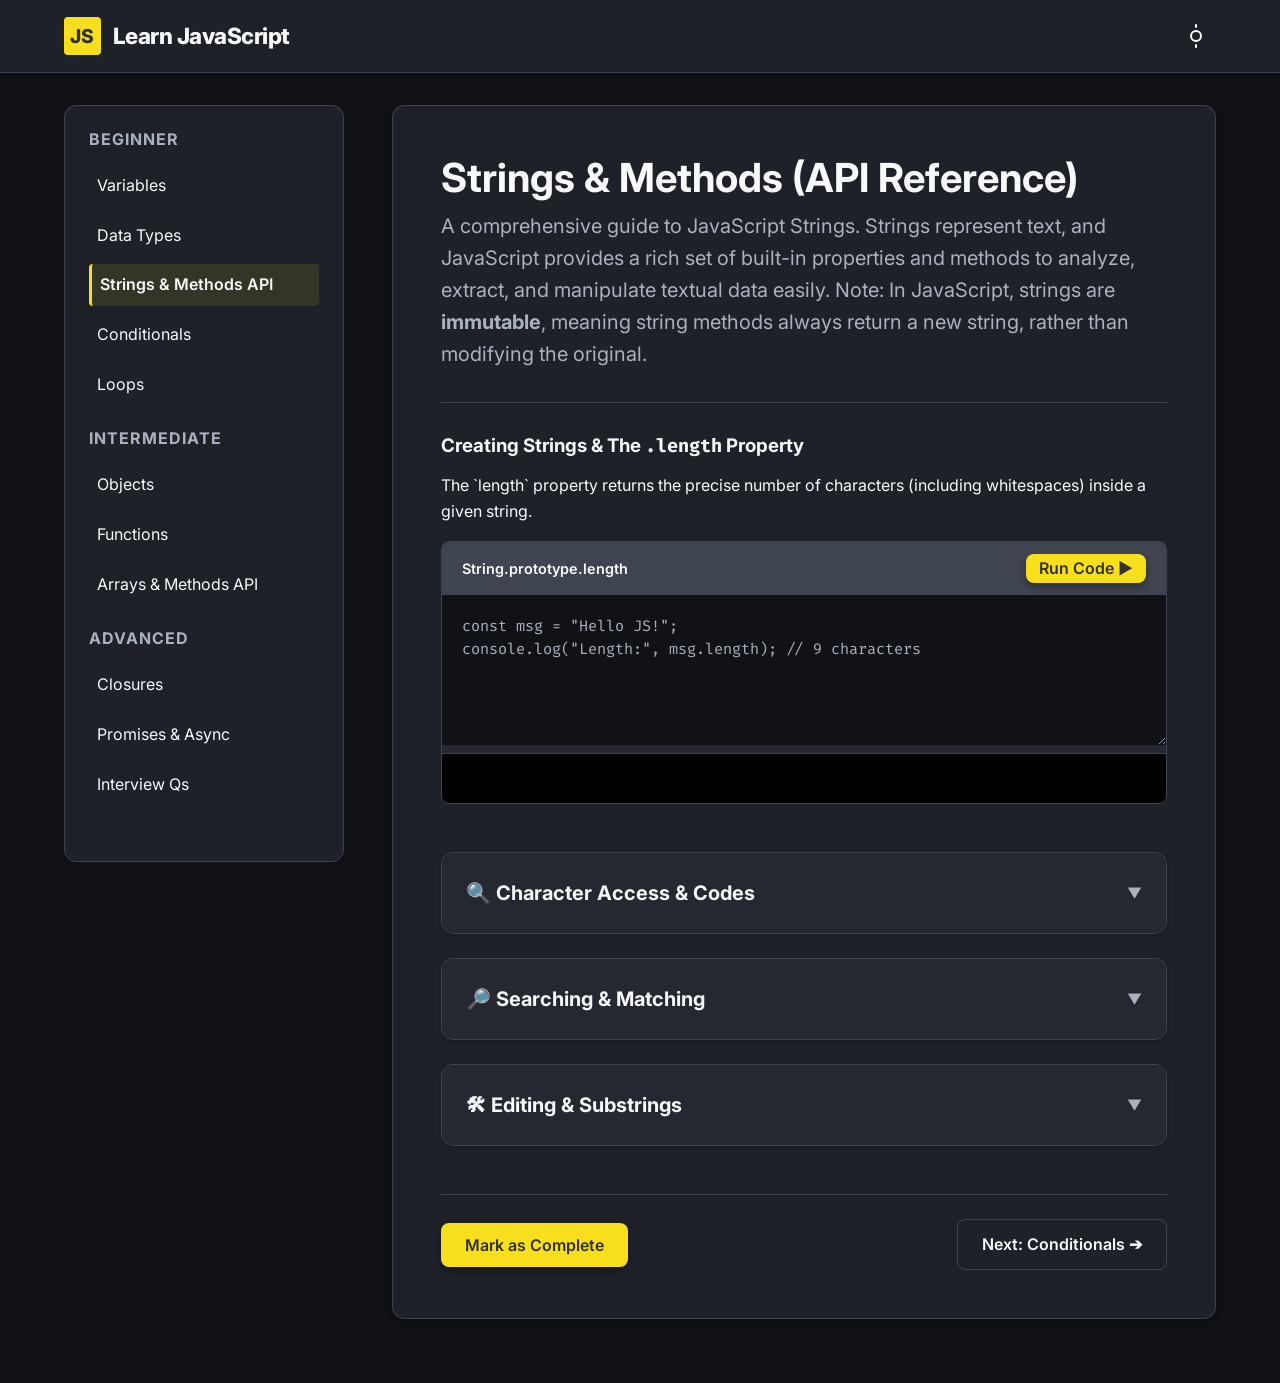
<file: pages/beginner/strings.html>
<!DOCTYPE html>
<html lang="en" data-theme="dark">
<head>
  <meta charset="UTF-8">
  <meta name="viewport" content="width=device-width, initial-scale=1.0">
  <title>Strings & Methods API | Learn JavaScript</title>
  <link rel="stylesheet" href="../../css/style.css">
  <link href="https://fonts.googleapis.com/css2?family=Inter:wght@300;400;600;800&family=Fira+Code:wght@400;600&display=swap" rel="stylesheet">
</head>
<body data-lesson-id="strings">
  <nav class="navbar">
    <div class="nav-container">
      <div class="brand">
        <span class="js-logo">JS</span>
        <h1><a href="../../index.html" style="color:inherit;text-decoration:none;">Learn JavaScript</a></h1>
      </div>
      <button id="theme-toggle" class="theme-toggle" aria-label="Toggle Theme">
        <svg id="sun-icon" xmlns="http://www.w3.org/2000/svg" width="24" height="24" viewBox="0 0 24 24" fill="none" stroke="currentColor" stroke-width="2" stroke-linecap="round" stroke-linejoin="round" style="display:none;"><circle cx="12" cy="12" r="5"></circle><line x1="12" y1="1" x2="12" y2="3"></line><line x1="12" y1="21" x2="12" y2="23"></line></svg>
        <svg id="moon-icon" xmlns="http://www.w3.org/2000/svg" width="24" height="24" viewBox="0 0 24 24" fill="none" stroke="currentColor" stroke-width="2" stroke-linecap="round" stroke-linejoin="round"><path d="M21 12.79A9 9 0 1 1 11.21 3 7 7 0 0 0 21 12.79z"></path></svg>
      </button>
    </div>
  </nav>

  <main class="container lesson-layout">
    <aside class="sidebar">
      <ul class="sidebar-list">
        <li><h3>Beginner</h3></li>
        <li><a href="../beginner/variables.html">Variables</a></li>
        <li><a href="../beginner/data-types.html">Data Types</a></li>
        <li><a href="../beginner/strings.html" class="active">Strings & Methods API</a></li>
        <li><a href="../beginner/conditionals.html">Conditionals</a></li>
        <li><a href="../beginner/loops.html">Loops</a></li>
        <li><h3 style="margin-top:1.5rem">Intermediate</h3></li>
        <li><a href="../intermediate/objects.html">Objects</a></li>
        <li><a href="../intermediate/functions.html">Functions</a></li>
        <li><a href="../intermediate/arrays.html">Arrays & Methods API</a></li>
        <li><h3 style="margin-top:1.5rem">Advanced</h3></li>
        <li><a href="../advanced/closures.html">Closures</a></li>
        <li><a href="../advanced/promises.html">Promises & Async</a></li>
        <li><a href="../advanced/interview-questions.html">Interview Qs</a></li>
      </ul>
    </aside>

    <article class="lesson-content" style="max-width: 100%;">
      <h1 class="lesson-title">Strings & Methods (API Reference)</h1>
      <p class="lesson-definition">A comprehensive guide to JavaScript Strings. Strings represent text, and JavaScript provides a rich set of built-in properties and methods to analyze, extract, and manipulate textual data easily. Note: In JavaScript, strings are <b>immutable</b>, meaning string methods always return a new string, rather than modifying the original.</p>

      <section class="code-section">
        <h3>Creating Strings & The <code>.length</code> Property</h3>
        <p>The `length` property returns the precise number of characters (including whitespaces) inside a given string.</p>
        <div class="runner-container">
          <div class="runner-header"><span>String.prototype.length</span><button class="btn btn-primary run-code-btn" style="padding: 0.3rem 0.8rem;">Run Code ▶</button></div>
          <textarea class="runner-code" spellcheck="false">
const msg = "Hello JS!";
console.log("Length:", msg.length); // 9 characters
          </textarea>
          <div class="runner-output-box"></div>
        </div>
      </section>

      <div class="methods-grid">
        <!-- CATEGORY: CHARACTER ACCESS -->
        <details class="method-accordion">
          <summary>🔍 Character Access & Codes</summary>
          
          <div class="method-card">
            <div class="method-signature"><h3>String.prototype.charAt() / at()</h3></div>
            <div class="method-meta"><span class="meta-tag returns">Returns: String</span></div>
            <p class="method-desc">Returns the character precisely at the specified index. The newer `.at()` method allows negative integers to count backward from the end.</p>
            <div class="method-details">
              <h4>Syntax</h4>
              <ul><li><code>str.charAt(index)</code></li><li><code>str.at(index)</code> (Supports negative indices)</li></ul>
            </div>
            <div class="runner-container">
              <div class="runner-header"><button class="btn btn-primary run-code-btn">Run Code ▶</button></div>
              <textarea class="runner-code" spellcheck="false">
const word = "JavaScript";
console.log("charAt(4):", word.charAt(4)); // "S"
console.log("at(-1):", word.at(-1)); // "t" (last character)
              </textarea>
              <div class="runner-output-box"></div>
            </div>
          </div>

          <div class="method-card">
            <div class="method-signature"><h3>String.prototype.charCodeAt() / codePointAt()</h3></div>
            <div class="method-meta"><span class="meta-tag returns">Returns: Integer</span></div>
            <p class="method-desc">Returns the UTF-16 code (an integer from 0 to 65535) or full Unicode code point representing the character at the specified index.</p>
            <div class="runner-container">
              <div class="runner-header"><button class="btn btn-primary run-code-btn">Run Code ▶</button></div>
              <textarea class="runner-code" spellcheck="false">
const symbol = "😊";
console.log("Code point:", symbol.codePointAt(0)); // 128522
              </textarea>
              <div class="runner-output-box"></div>
            </div>
          </div>
        </details>

        <!-- CATEGORY: SEARCHING & MATCHING -->
        <details class="method-accordion">
          <summary>🔎 Searching & Matching</summary>
          
          <div class="method-card">
            <div class="method-signature"><h3>String.prototype.indexOf() / lastIndexOf()</h3></div>
            <div class="method-meta"><span class="meta-tag returns">Returns: Integer (Index)</span></div>
            <p class="method-desc">Returns the index of the first (or last) occurrence of a substring. Returns <code>-1</code> if not found.</p>
            <div class="method-details">
              <h4>Syntax</h4>
              <ul><li><code>str.indexOf(searchString, position?)</code></li></ul>
            </div>
            <div class="runner-container">
              <div class="runner-header"><button class="btn btn-primary run-code-btn">Run Code ▶</button></div>
              <textarea class="runner-code" spellcheck="false">
const sentence = "The quick brown fox jumps over the lazy fox.";
console.log("First 'fox':", sentence.indexOf("fox")); // 16
console.log("Next 'fox':", sentence.indexOf("fox", 17)); // 40
              </textarea>
              <div class="runner-output-box"></div>
            </div>
          </div>

          <div class="method-card">
            <div class="method-signature"><h3>String.prototype.includes() / startsWith() / endsWith()</h3></div>
            <div class="method-meta"><span class="meta-tag returns">Returns: Boolean</span></div>
            <p class="method-desc">Convenience methods to quickly check if a string contains, starts with, or ends with a specific substring. Highly useful for conditionals.</p>
            <div class="runner-container">
              <div class="runner-header"><button class="btn btn-primary run-code-btn">Run Code ▶</button></div>
              <textarea class="runner-code" spellcheck="false">
const url = "https://developer.mozilla.org";
console.log("Is secure?", url.startsWith("https")); // true
console.log("Is org?", url.endsWith(".org")); // true
console.log("Contains mozilla?", url.includes("mozilla")); // true
              </textarea>
              <div class="runner-output-box"></div>
            </div>
          </div>

          <div class="method-card">
            <div class="method-signature"><h3>String.prototype.match() / matchAll()</h3></div>
            <div class="method-meta"><span class="meta-tag returns">Returns: Array / Iterator</span></div>
            <p class="method-desc">Retrieves the results of matching a string against a Regular Expression. <code>matchAll</code> is ideal for globally matching multiple capture groups.</p>
            <div class="runner-container">
              <div class="runner-header"><button class="btn btn-primary run-code-btn">Run Code ▶</button></div>
              <textarea class="runner-code" spellcheck="false">
const text = "Contact me at bob@email.com or alice@email.com";
const regex = /[a-z]+@[a-z]+\.[a-z]+/g;
console.log(text.match(regex)); // Array of emails
              </textarea>
              <div class="runner-output-box"></div>
            </div>
          </div>

          <div class="method-card">
            <div class="method-signature"><h3>String.prototype.search()</h3></div>
            <div class="method-meta"><span class="meta-tag returns">Returns: Integer (Index)</span></div>
            <p class="method-desc">Executes a search for a match between a regular expression and this String. Returns the index of the first match, or `-1`.</p>
          </div>
        </details>

        <!-- CATEGORY: EDITING & TRANSFORMING -->
        <details class="method-accordion">
          <summary>🛠 Editing & Substrings</summary>
          
          <div class="method-card">
            <div class="method-signature"><h3>String.prototype.slice() / substring()</h3></div>
            <div class="method-meta"><span class="meta-tag returns">Returns: New String</span></div>
            <p class="method-desc">Extracts a section of a string and returns it as a new string, without modifying the original. <code>slice()</code> supports negative indices to extract from the end!</p>
            <div class="method-details">
              <h4>Syntax</h4>
              <ul><li><code>str.slice(indexStart, indexEnd?)</code></li></ul>
            </div>
            <div class="runner-container">
              <div class="runner-header"><button class="btn btn-primary run-code-btn">Run Code ▶</button></div>
              <textarea class="runner-code" spellcheck="false">
const str = "The morning is upon us.";
console.log("slice(4, 11):", str.slice(4, 11)); // "morning"
console.log("slice(-3):", str.slice(-3)); // "us."
              </textarea>
              <div class="runner-output-box"></div>
            </div>
          </div>

          <div class="method-card">
            <div class="method-signature"><h3>String.prototype.replace() / replaceAll()</h3></div>
            <div class="method-meta"><span class="meta-tag returns">Returns: New String</span></div>
            <p class="method-desc">Replaces a pattern (string or RegExp) in the string with a replacement string.</p>
            <div class="runner-container">
              <div class="runner-header"><button class="btn btn-primary run-code-btn">Run Code ▶</button></div>
              <textarea class="runner-code" spellcheck="false">
const text = "Apples are round, and apples are juicy.";
console.log(text.replace("Apples", "Oranges"));
console.log(text.replaceAll(/apples/gi, "Oranges"));
              </textarea>
              <div class="runner-output-box"></div>
            </div>
          </div>

          <div class="method-card">
            <div class="method-signature"><h3>String.prototype.toLowerCase() / toUpperCase()</h3></div>
            <div class="method-meta"><span class="meta-tag returns">Returns: New String</span></div>
            <p class="method-desc">Returns the calling string value converted to lower or upper case. Crucial for case-insensitive string comparisons.</p>
            <div class="runner-container">
              <div class="runner-header"><button class="btn btn-primary run-code-btn">Run Code ▶</button></div>
              <textarea class="runner-code" spellcheck="false">
const loud = "HELLO";
console.log(loud.toLowerCase() === "hello"); // true
              </textarea>
              <div class="runner-output-box"></div>
            </div>
          </div>

          <div class="method-card">
            <div class="method-signature"><h3>String.prototype.trim() / trimStart() / trimEnd()</h3></div>
            <div class="method-meta"><span class="meta-tag returns">Returns: New String</span></div>
            <p class="method-desc">Removes whitespace from both ends, or just the start/end of a string. Excellent for cleaning up form inputs.</p>
            <div class="runner-container">
              <div class="runner-header"><button class="btn btn-primary run-code-btn">Run Code ▶</button></div>
              <textarea class="runner-code" spellcheck="false">
const input = "   user@email.com   ";
console.log("Cleaned:", input.trim()); // "user@email.com"
              </textarea>
              <div class="runner-output-box"></div>
            </div>
          </div>

          <div class="method-card">
            <div class="method-signature"><h3>String.prototype.padStart() / padEnd()</h3></div>
            <div class="method-meta"><span class="meta-tag returns">Returns: New String</span></div>
            <p class="method-desc">Pads the current string with another string until the resulting string reaches the given length.</p>
            <div class="runner-container">
              <div class="runner-header"><button class="btn btn-primary run-code-btn">Run Code ▶</button></div>
              <textarea class="runner-code" spellcheck="false">
const cardNumber = "4444";
// Useful for masking!
console.log(cardNumber.padStart(16, "*")); // "************4444"
              </textarea>
              <div class="runner-output-box"></div>
            </div>
          </div>
          
          <div class="method-card">
            <div class="method-signature"><h3>String.prototype.split()</h3></div>
            <div class="method-meta"><span class="meta-tag returns">Returns: Array of Strings</span></div>
            <p class="method-desc">Divides a String into an ordered list of substrings by splitting on a pattern, puts them into an Array, and returns the Array. The bridge between Strings and Arrays!</p>
            <div class="runner-container">
              <div class="runner-header"><button class="btn btn-primary run-code-btn">Run Code ▶</button></div>
              <textarea class="runner-code" spellcheck="false">
const words = "apple,banana,cherry";
const arr = words.split(",");
console.log("Array:", arr); 
              </textarea>
              <div class="runner-output-box"></div>
            </div>
          </div>

          <div class="method-card">
            <div class="method-signature"><h3>String.prototype.concat() / repeat()</h3></div>
            <div class="method-meta"><span class="meta-tag returns">Returns: New String</span></div>
            <p class="method-desc"><code>concat()</code> combines string instances (though <code>+</code> or template literals are more common). <code>repeat()</code> constructs a new string containing a specified number of copies of the string.</p>
            <div class="runner-container">
              <div class="runner-header"><button class="btn btn-primary run-code-btn">Run Code ▶</button></div>
              <textarea class="runner-code" spellcheck="false">
console.log("Ha".repeat(3)); // "HaHaHa"
              </textarea>
              <div class="runner-output-box"></div>
            </div>
          </div>

        </details>
      </div>

      <div class="lesson-footer">
        <button id="mark-complete-btn" class="btn btn-primary">Mark as Complete</button>
        <a href="../beginner/conditionals.html" class="btn btn-outline">Next: Conditionals ➔</a>
      </div>
    </article>
  </main>

  <script src="../../js/script.js"></script>
</body>
</html>
</file>
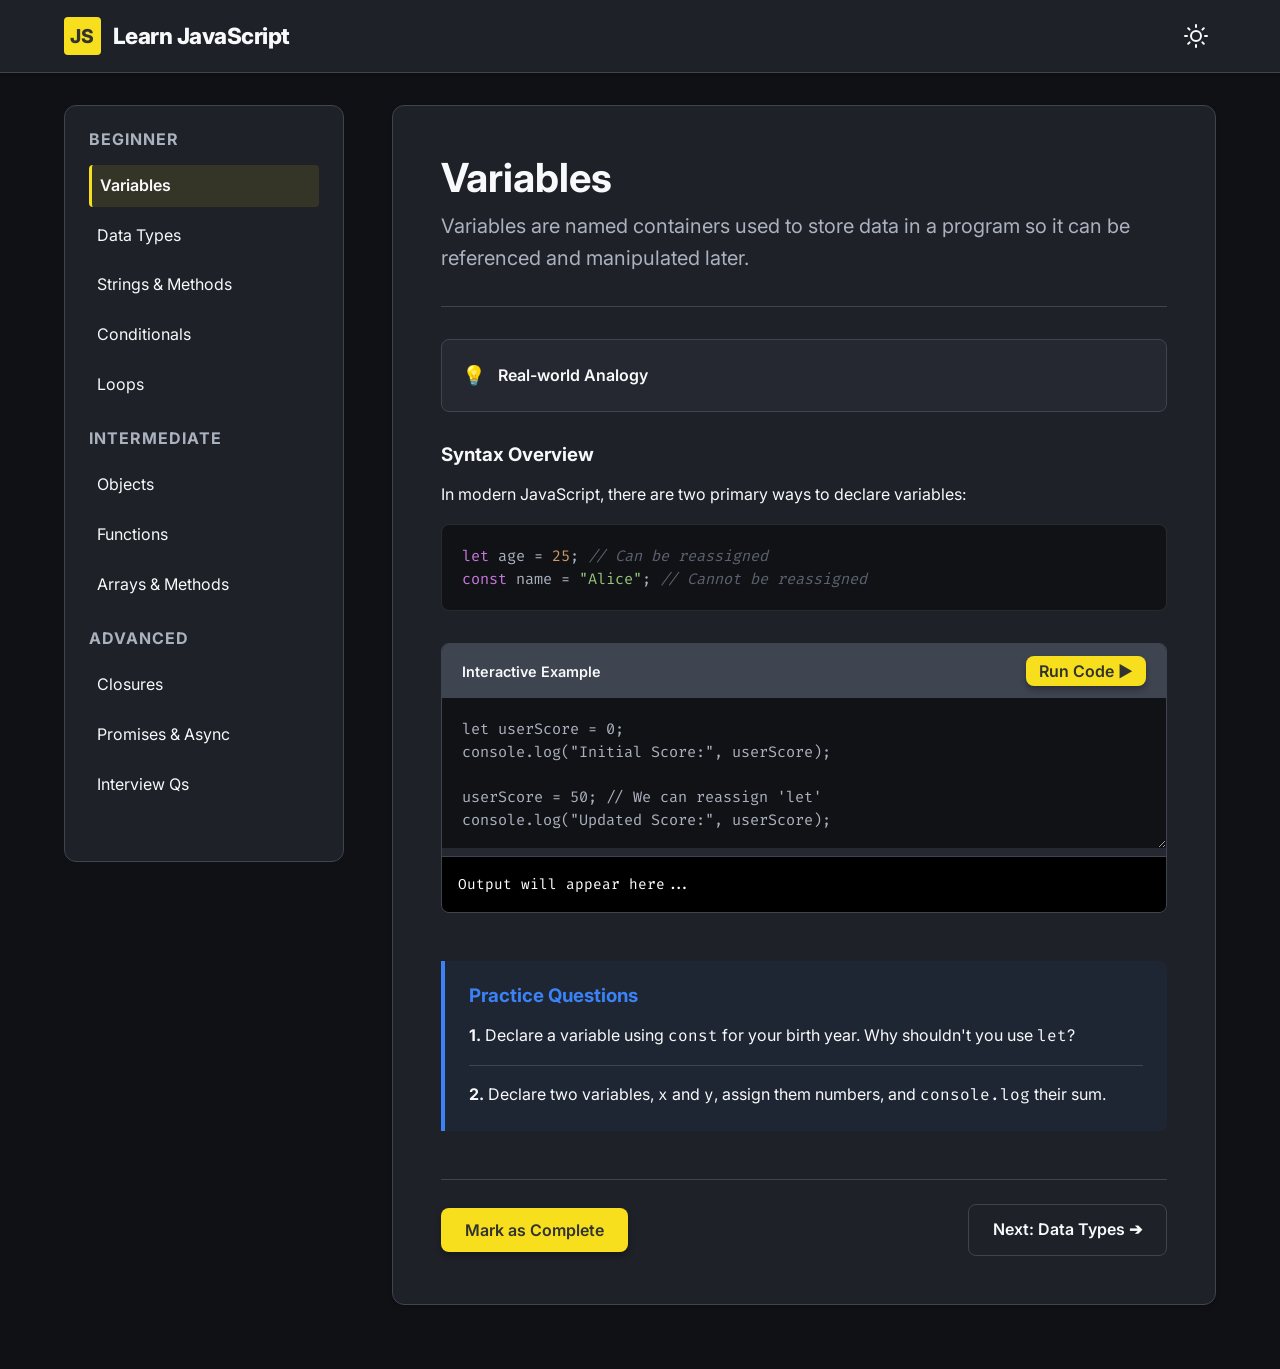
<file: pages/beginner/variables.html>
<!DOCTYPE html>
<html lang="en" data-theme="dark">
<head>
  <meta charset="UTF-8">
  <meta name="viewport" content="width=device-width, initial-scale=1.0">
  <title>Variables | Learn JavaScript</title>
  <link rel="stylesheet" href="../../css/style.css">
  <link href="https://fonts.googleapis.com/css2?family=Inter:wght@300;400;600;800&family=Fira+Code:wght@400;600&display=swap" rel="stylesheet">
</head>
<body data-lesson-id="variables">
  <nav class="navbar">
    <div class="nav-container">
      <div class="brand">
        <span class="js-logo">JS</span>
        <h1><a href="../../index.html" style="color:inherit;text-decoration:none;">Learn JavaScript</a></h1>
      </div>
      <button id="theme-toggle" class="theme-toggle" aria-label="Toggle Theme">
        <svg id="sun-icon" xmlns="http://www.w3.org/2000/svg" width="24" height="24" viewBox="0 0 24 24" fill="none" stroke="currentColor" stroke-width="2" stroke-linecap="round" stroke-linejoin="round" style="display:none;"><circle cx="12" cy="12" r="5"></circle><line x1="12" y1="1" x2="12" y2="3"></line><line x1="12" y1="21" x2="12" y2="23"></line><line x1="4.22" y1="4.22" x2="5.64" y2="5.64"></line><line x1="18.36" y1="18.36" x2="19.78" y2="19.78"></line><line x1="1" y1="12" x2="3" y2="12"></line><line x1="21" y1="12" x2="23" y2="12"></line><line x1="4.22" y1="19.78" x2="5.64" y2="18.36"></line><line x1="18.36" y1="5.64" x2="19.78" y2="4.22"></line></svg>
        <svg id="moon-icon" xmlns="http://www.w3.org/2000/svg" width="24" height="24" viewBox="0 0 24 24" fill="none" stroke="currentColor" stroke-width="2" stroke-linecap="round" stroke-linejoin="round"><path d="M21 12.79A9 9 0 1 1 11.21 3 7 7 0 0 0 21 12.79z"></path></svg>
      </button>
    </div>
  </nav>

  <main class="container lesson-layout">
    <aside class="sidebar">
      <ul class="sidebar-list">
        <li><h3>Beginner</h3></li>
        <li><a href="../beginner/variables.html" class="active">Variables</a></li>
        <li><a href="../beginner/data-types.html">Data Types</a></li>
        <li><a href="../beginner/strings.html">Strings & Methods</a></li>
        <li><a href="../beginner/conditionals.html">Conditionals</a></li>
        <li><a href="../beginner/loops.html">Loops</a></li>
        <li><h3 style="margin-top:1.5rem">Intermediate</h3></li>
        <li><a href="../intermediate/objects.html">Objects</a></li>
        <li><a href="../intermediate/functions.html">Functions</a></li>
        <li><a href="../intermediate/arrays.html">Arrays & Methods</a></li>
        <li><h3 style="margin-top:1.5rem">Advanced</h3></li>
        <li><a href="../advanced/closures.html">Closures</a></li>
        <li><a href="../advanced/promises.html">Promises & Async</a></li>
        <li><a href="../advanced/interview-questions.html">Interview Qs</a></li>
      </ul>
    </aside>

    <article class="lesson-content">
      <h1 class="lesson-title">Variables</h1>
      <p class="lesson-definition">Variables are named containers used to store data in a program so it can be referenced and manipulated later.</p>

      <details class="analogy-box">
        <summary>Real-world Analogy</summary>
        <div class="details-content">
          <p>Imagine a variable as a labeled moving box. You write a name on the box (the variable name) and put something inside (the data value). Later, when you need the item, you simply look for the labeled box instead of trying to remember the exact item.</p>
        </div>
      </details>

      <section class="code-section">
        <h3>Syntax Overview</h3>
        <p>In modern JavaScript, there are two primary ways to declare variables:</p>
        <pre><code><span class="token-keyword">let</span> age = <span class="token-number">25</span>; <span class="token-comment">// Can be reassigned</span>
<span class="token-keyword">const</span> name = <span class="token-string">"Alice"</span>; <span class="token-comment">// Cannot be reassigned</span></code></pre>
      </section>

      <div class="runner-container">
        <div class="runner-header">
          <span>Interactive Example</span>
          <button class="btn btn-primary run-code-btn" style="padding: 0.3rem 0.8rem;">Run Code ▶</button>
        </div>
        <textarea class="runner-code" spellcheck="false">
let userScore = 0;
console.log("Initial Score:", userScore);

userScore = 50; // We can reassign 'let'
console.log("Updated Score:", userScore);

const playerName = "Neo";
// playerName = "Trinity"; // This would cause an Error!
console.log("Player:", playerName);
        </textarea>
        <div class="runner-output-box">Output will appear here...</div>
      </div>

      <section class="practice-section">
        <h3>Practice Questions</h3>
        <div class="practice-q">
          <strong>1.</strong> Declare a variable using <code>const</code> for your birth year. Why shouldn't you use <code>let</code>?
        </div>
        <div class="practice-q">
          <strong>2.</strong> Declare two variables, <code>x</code> and <code>y</code>, assign them numbers, and <code>console.log</code> their sum.
        </div>
      </section>

      <div class="lesson-footer">
        <button id="mark-complete-btn" class="btn btn-primary">Mark as Complete</button>
        <a href="../beginner/data-types.html" class="btn btn-outline">Next: Data Types ➔</a>
      </div>
    </article>
  </main>

  <script src="../../js/script.js"></script>
</body>
</html>
</file>
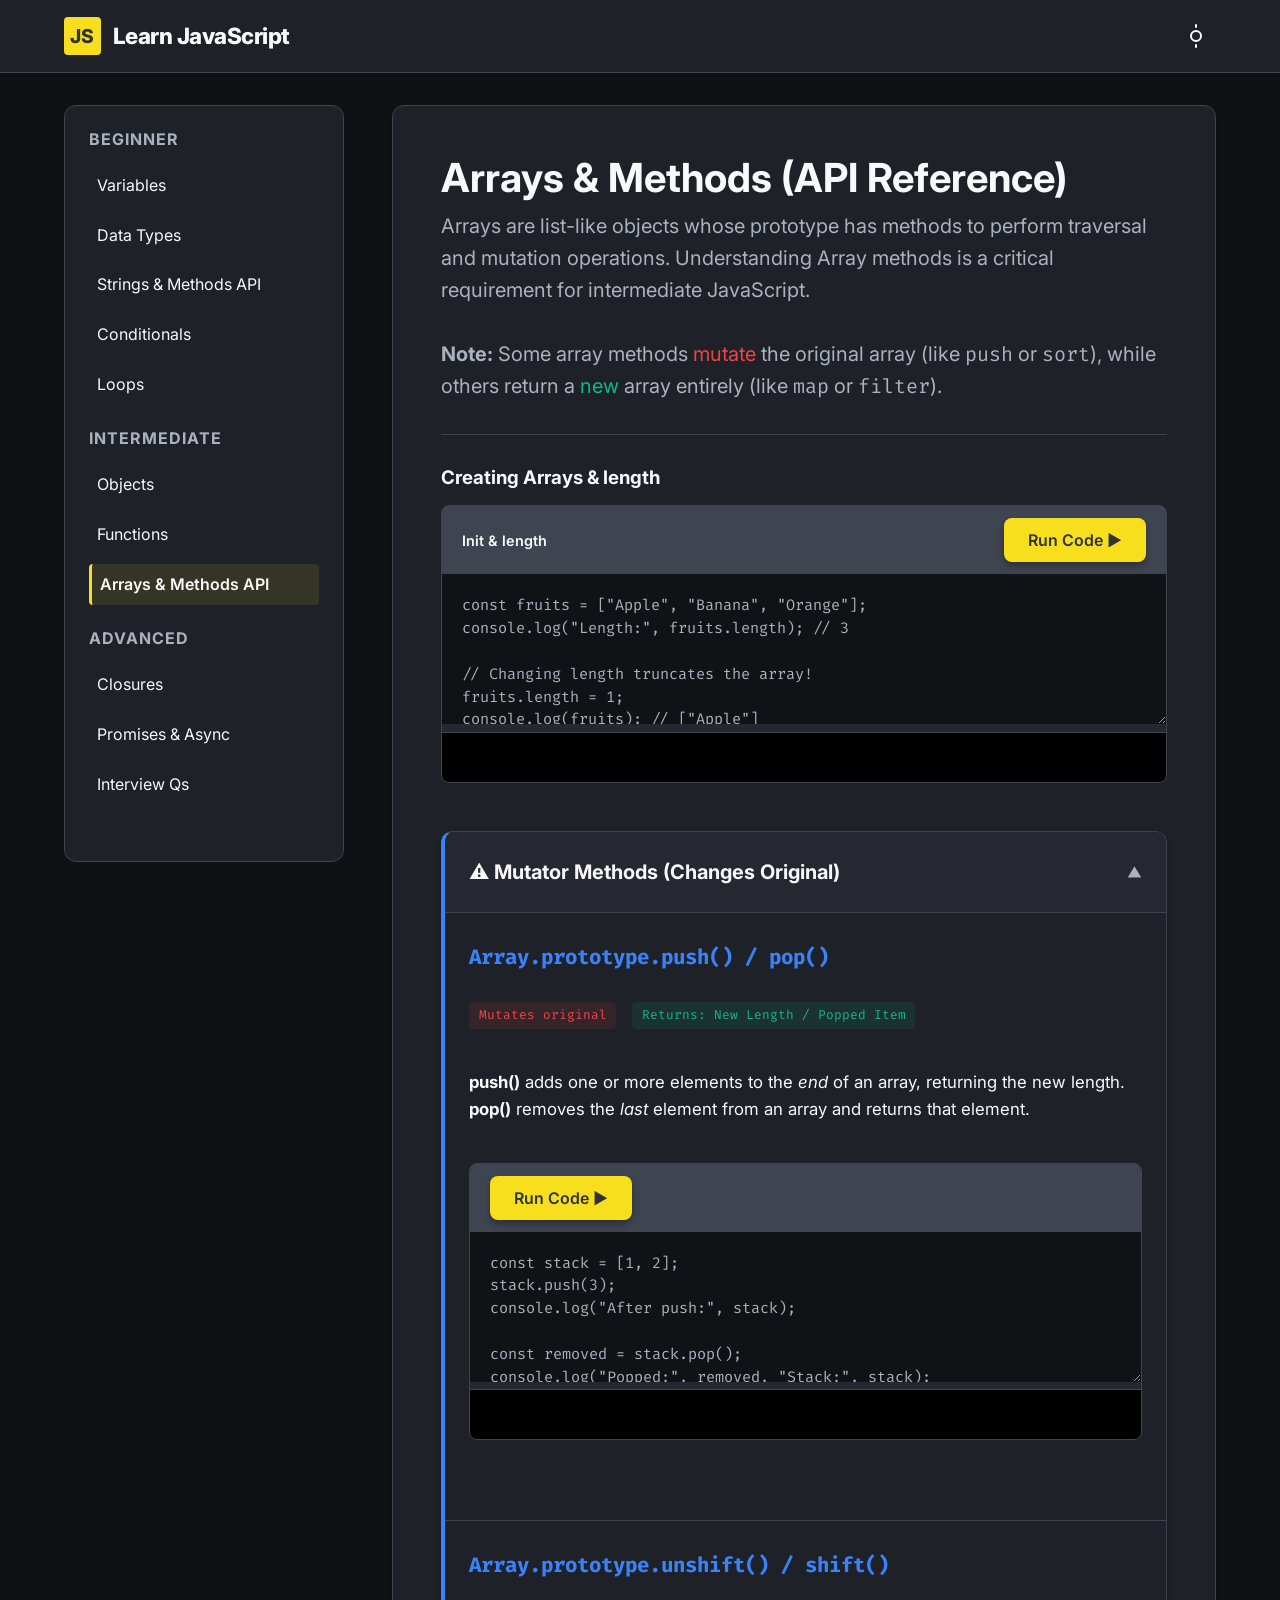
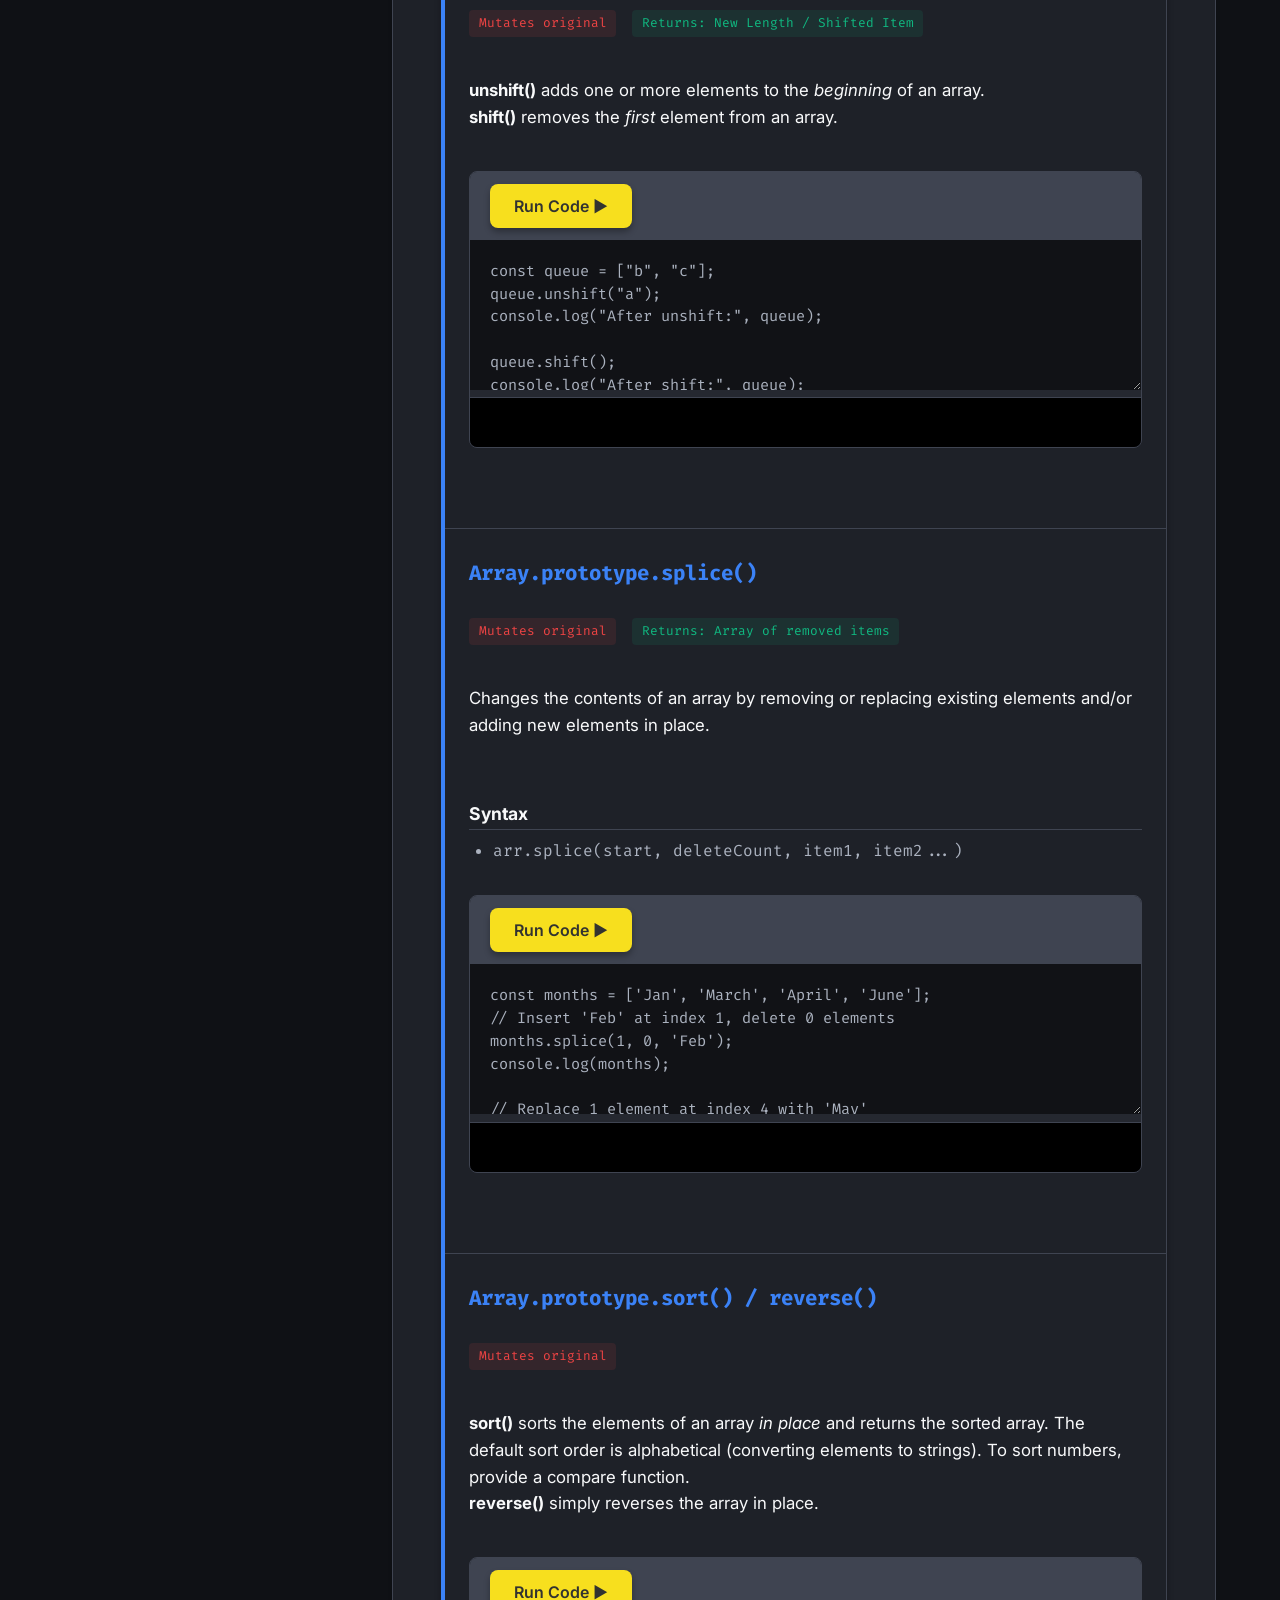
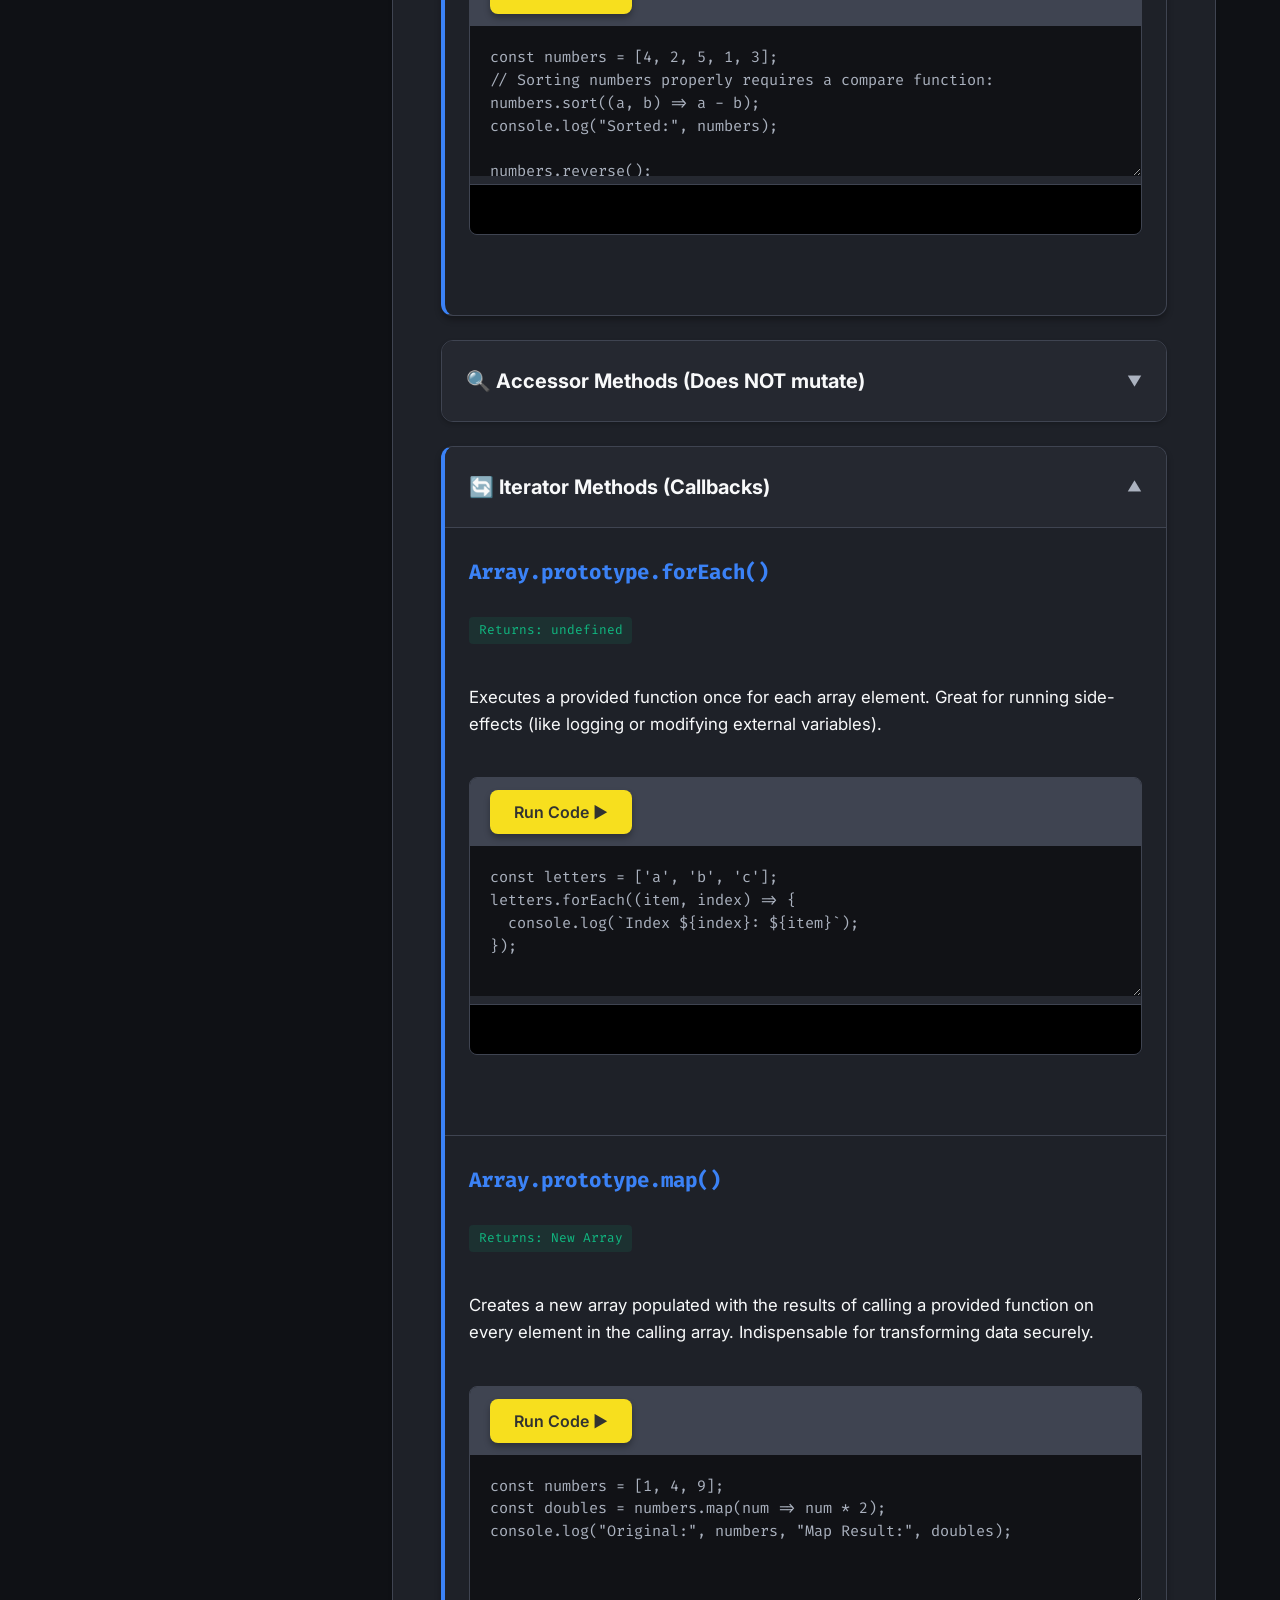
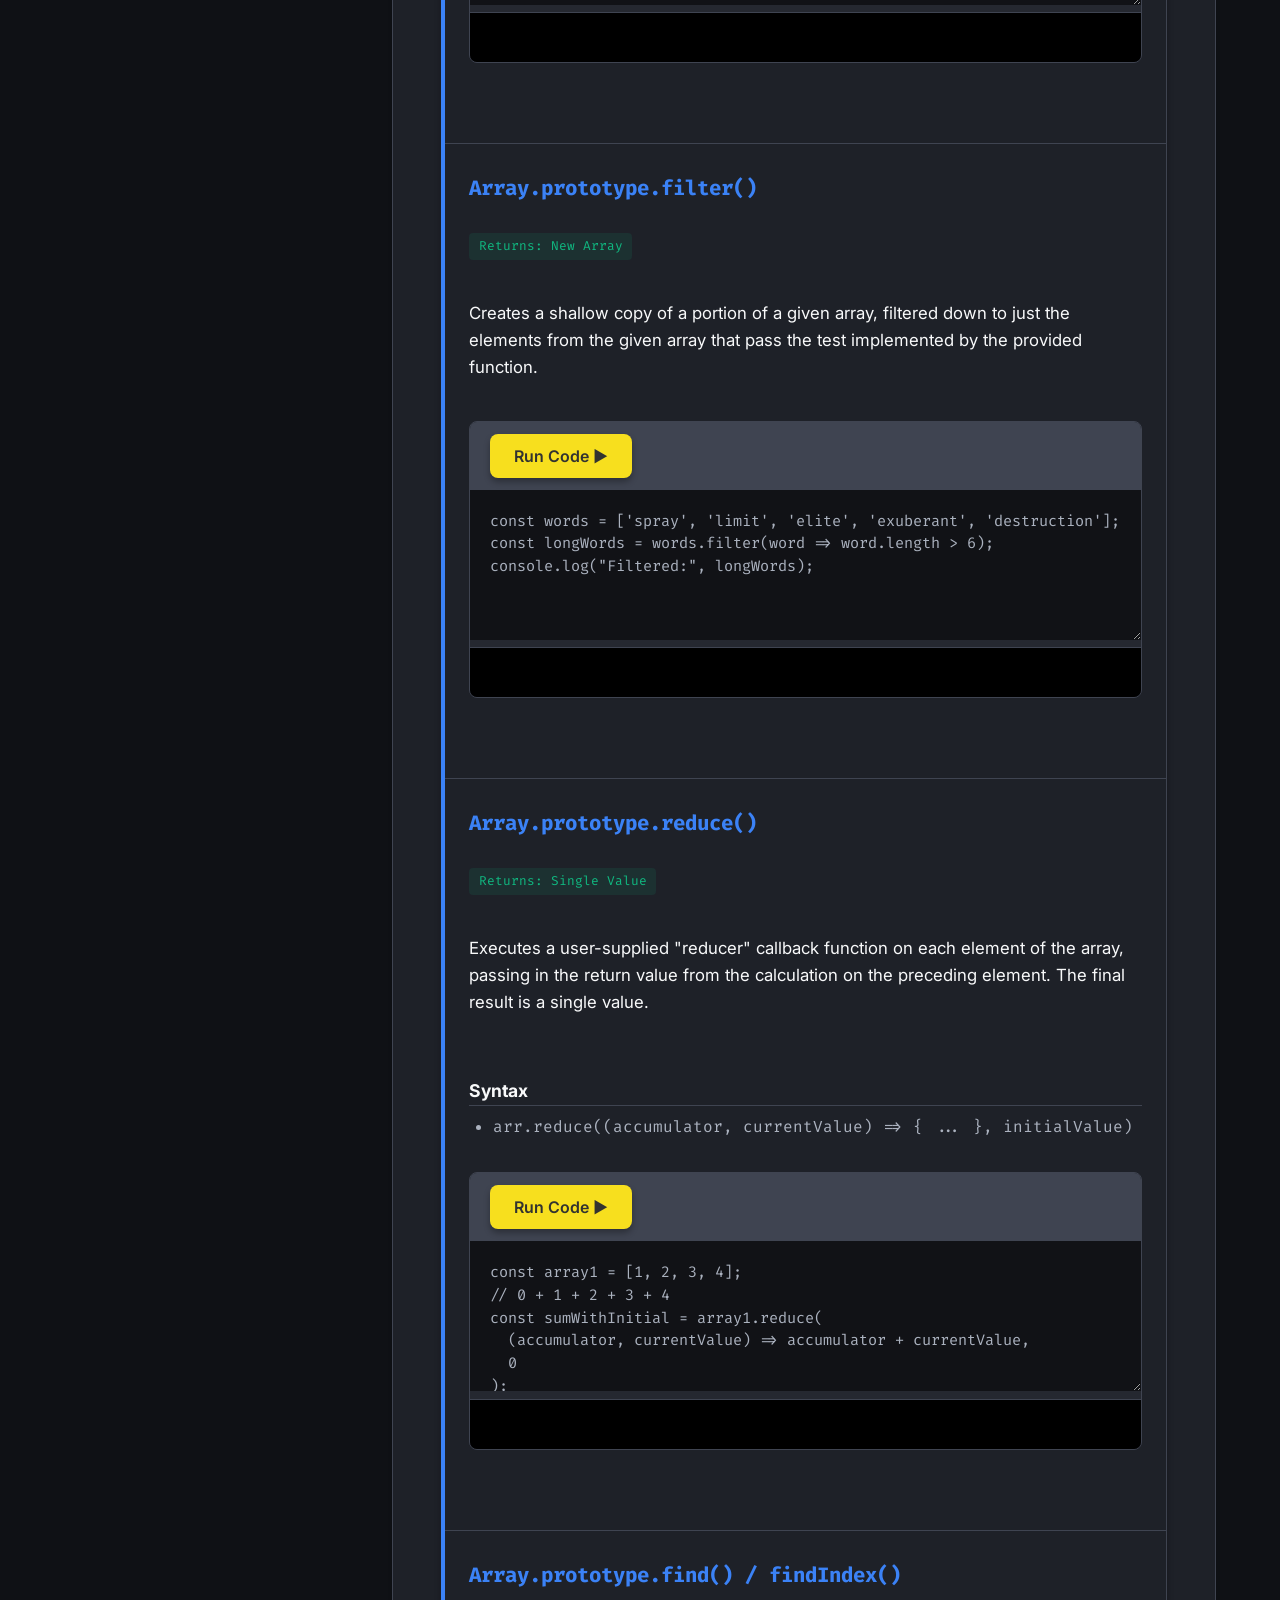
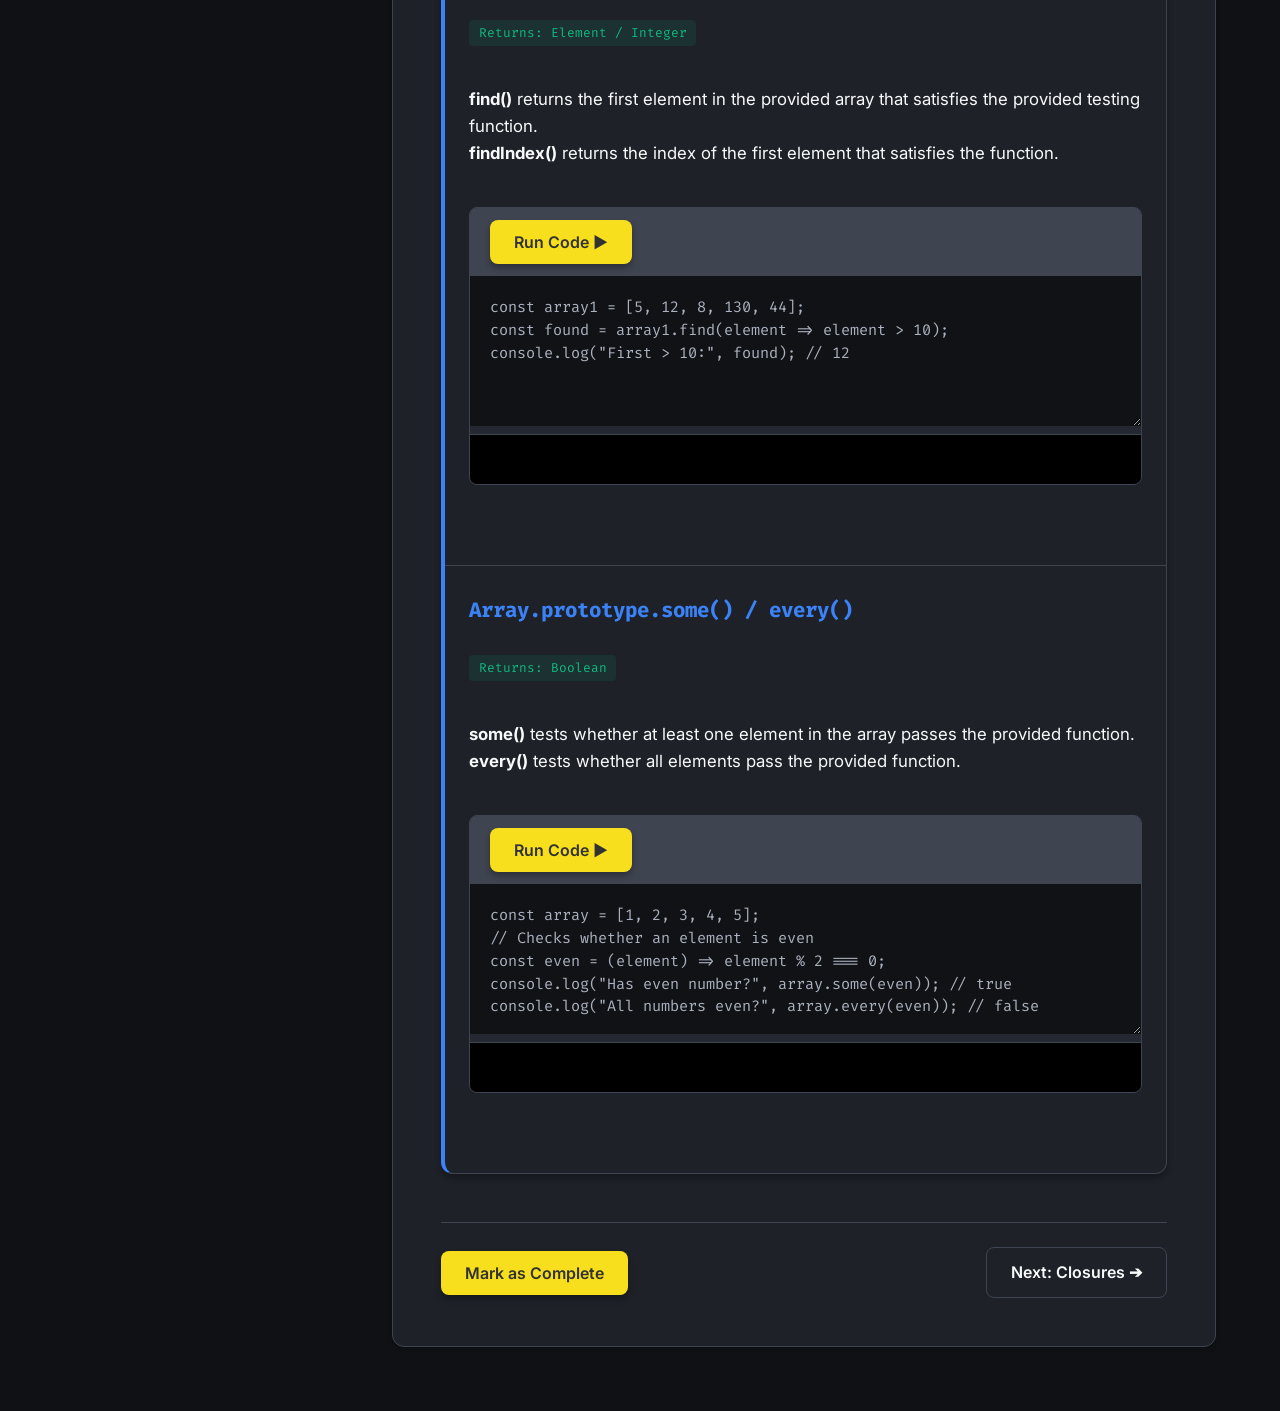
<file: pages/intermediate/arrays.html>
<!DOCTYPE html>
<html lang="en" data-theme="dark">
<head>
  <meta charset="UTF-8">
  <meta name="viewport" content="width=device-width, initial-scale=1.0">
  <title>Arrays & Methods API | Learn JavaScript</title>
  <link rel="stylesheet" href="../../css/style.css">
  <link href="https://fonts.googleapis.com/css2?family=Inter:wght@300;400;600;800&family=Fira+Code:wght@400;600&display=swap" rel="stylesheet">
</head>
<body data-lesson-id="arrays">
  <nav class="navbar">
    <div class="nav-container">
      <div class="brand">
        <span class="js-logo">JS</span>
        <h1><a href="../../index.html" style="color:inherit;text-decoration:none;">Learn JavaScript</a></h1>
      </div>
      <button id="theme-toggle" class="theme-toggle" aria-label="Toggle Theme">
        <svg id="sun-icon" xmlns="http://www.w3.org/2000/svg" width="24" height="24" viewBox="0 0 24 24" fill="none" stroke="currentColor" stroke-width="2" stroke-linecap="round" stroke-linejoin="round" style="display:none;"><circle cx="12" cy="12" r="5"></circle><line x1="12" y1="1" x2="12" y2="3"></line><line x1="12" y1="21" x2="12" y2="23"></line></svg>
        <svg id="moon-icon" xmlns="http://www.w3.org/2000/svg" width="24" height="24" viewBox="0 0 24 24" fill="none" stroke="currentColor" stroke-width="2" stroke-linecap="round" stroke-linejoin="round"><path d="M21 12.79A9 9 0 1 1 11.21 3 7 7 0 0 0 21 12.79z"></path></svg>
      </button>
    </div>
  </nav>

  <main class="container lesson-layout">
    <aside class="sidebar">
      <ul class="sidebar-list">
        <li><h3>Beginner</h3></li>
        <li><a href="../beginner/variables.html">Variables</a></li>
        <li><a href="../beginner/data-types.html">Data Types</a></li>
        <li><a href="../beginner/strings.html">Strings & Methods API</a></li>
        <li><a href="../beginner/conditionals.html">Conditionals</a></li>
        <li><a href="../beginner/loops.html">Loops</a></li>
        <li><h3 style="margin-top:1.5rem">Intermediate</h3></li>
        <li><a href="../intermediate/objects.html">Objects</a></li>
        <li><a href="../intermediate/functions.html">Functions</a></li>
        <li><a href="../intermediate/arrays.html" class="active">Arrays & Methods API</a></li>
        <li><h3 style="margin-top:1.5rem">Advanced</h3></li>
        <li><a href="../advanced/closures.html">Closures</a></li>
        <li><a href="../advanced/promises.html">Promises & Async</a></li>
        <li><a href="../advanced/interview-questions.html">Interview Qs</a></li>
      </ul>
    </aside>

    <article class="lesson-content" style="max-width: 100%;">
      <h1 class="lesson-title">Arrays & Methods (API Reference)</h1>
      <p class="lesson-definition">Arrays are list-like objects whose prototype has methods to perform traversal and mutation operations. Understanding Array methods is a critical requirement for intermediate JavaScript. <br><br><strong>Note:</strong> Some array methods <span style="color:var(--accent-error)">mutate</span> the original array (like <code>push</code> or <code>sort</code>), while others return a <span style="color:var(--accent-success)">new</span> array entirely (like <code>map</code> or <code>filter</code>).</p>

      <section class="code-section">
        <h3>Creating Arrays & length</h3>
        <div class="runner-container">
          <div class="runner-header"><span>Init & length</span><button class="btn btn-primary run-code-btn">Run Code ▶</button></div>
          <textarea class="runner-code" spellcheck="false">
const fruits = ["Apple", "Banana", "Orange"];
console.log("Length:", fruits.length); // 3

// Changing length truncates the array!
fruits.length = 1;
console.log(fruits); // ["Apple"]
          </textarea>
          <div class="runner-output-box"></div>
        </div>
      </section>

      <div class="methods-grid">
        
        <!-- CATEGORY: MUTATOR METHODS -->
        <details class="method-accordion" open>
          <summary>⚠️ Mutator Methods (Changes Original)</summary>
          
          <div class="method-card">
            <div class="method-signature"><h3>Array.prototype.push() / pop()</h3></div>
            <div class="method-meta">
              <span class="meta-tag mutates">Mutates original</span>
              <span class="meta-tag returns">Returns: New Length / Popped Item</span>
            </div>
            <p class="method-desc"><strong>push()</strong> adds one or more elements to the <em>end</em> of an array, returning the new length.<br><strong>pop()</strong> removes the <em>last</em> element from an array and returns that element.</p>
            <div class="runner-container">
              <div class="runner-header"><button class="btn btn-primary run-code-btn">Run Code ▶</button></div>
              <textarea class="runner-code" spellcheck="false">
const stack = [1, 2];
stack.push(3); 
console.log("After push:", stack);

const removed = stack.pop();
console.log("Popped:", removed, "Stack:", stack);
              </textarea>
              <div class="runner-output-box"></div>
            </div>
          </div>

          <div class="method-card">
            <div class="method-signature"><h3>Array.prototype.unshift() / shift()</h3></div>
            <div class="method-meta">
              <span class="meta-tag mutates">Mutates original</span>
              <span class="meta-tag returns">Returns: New Length / Shifted Item</span>
            </div>
            <p class="method-desc"><strong>unshift()</strong> adds one or more elements to the <em>beginning</em> of an array.<br><strong>shift()</strong> removes the <em>first</em> element from an array.</p>
            <div class="runner-container">
              <div class="runner-header"><button class="btn btn-primary run-code-btn">Run Code ▶</button></div>
              <textarea class="runner-code" spellcheck="false">
const queue = ["b", "c"];
queue.unshift("a"); 
console.log("After unshift:", queue);

queue.shift();
console.log("After shift:", queue);
              </textarea>
              <div class="runner-output-box"></div>
            </div>
          </div>

          <div class="method-card">
            <div class="method-signature"><h3>Array.prototype.splice()</h3></div>
            <div class="method-meta">
              <span class="meta-tag mutates">Mutates original</span>
              <span class="meta-tag returns">Returns: Array of removed items</span>
            </div>
            <p class="method-desc">Changes the contents of an array by removing or replacing existing elements and/or adding new elements in place.</p>
            <div class="method-details">
              <h4>Syntax</h4>
              <ul><li><code>arr.splice(start, deleteCount, item1, item2...)</code></li></ul>
            </div>
            <div class="runner-container">
              <div class="runner-header"><button class="btn btn-primary run-code-btn">Run Code ▶</button></div>
              <textarea class="runner-code" spellcheck="false">
const months = ['Jan', 'March', 'April', 'June'];
// Insert 'Feb' at index 1, delete 0 elements
months.splice(1, 0, 'Feb');
console.log(months);

// Replace 1 element at index 4 with 'May'
months.splice(4, 1, 'May');
console.log(months);
              </textarea>
              <div class="runner-output-box"></div>
            </div>
          </div>
          
          <div class="method-card">
            <div class="method-signature"><h3>Array.prototype.sort() / reverse()</h3></div>
            <div class="method-meta"><span class="meta-tag mutates">Mutates original</span></div>
            <p class="method-desc"><strong>sort()</strong> sorts the elements of an array <em>in place</em> and returns the sorted array. The default sort order is alphabetical (converting elements to strings). To sort numbers, provide a compare function.<br><strong>reverse()</strong> simply reverses the array in place.</p>
            <div class="runner-container">
              <div class="runner-header"><button class="btn btn-primary run-code-btn">Run Code ▶</button></div>
              <textarea class="runner-code" spellcheck="false">
const numbers = [4, 2, 5, 1, 3];
// Sorting numbers properly requires a compare function:
numbers.sort((a, b) => a - b);
console.log("Sorted:", numbers);

numbers.reverse();
console.log("Reversed:", numbers);
              </textarea>
              <div class="runner-output-box"></div>
            </div>
          </div>
        </details>

        <!-- CATEGORY: ACCESSOR METHODS -->
        <details class="method-accordion">
          <summary>🔍 Accessor Methods (Does NOT mutate)</summary>
          
          <div class="method-card">
            <div class="method-signature"><h3>Array.prototype.slice()</h3></div>
            <div class="method-meta"><span class="meta-tag returns">Returns: New Array</span></div>
            <p class="method-desc">Returns a shallow copy of a portion of an array into a new array selected from start to end (end not included). The original array will not be modified.</p>
            <div class="runner-container">
              <div class="runner-header"><button class="btn btn-primary run-code-btn">Run Code ▶</button></div>
              <textarea class="runner-code" spellcheck="false">
const animals = ['ant', 'bison', 'camel', 'duck', 'elephant'];
console.log("slice(2):", animals.slice(2)); 
console.log("slice(2, 4):", animals.slice(2, 4));
              </textarea>
              <div class="runner-output-box"></div>
            </div>
          </div>

          <div class="method-card">
            <div class="method-signature"><h3>Array.prototype.concat()</h3></div>
            <div class="method-meta"><span class="meta-tag returns">Returns: New Array</span></div>
            <p class="method-desc">Used to merge two or more arrays. This method does not change the existing arrays, but instead returns a new array.</p>
            <div class="runner-container">
              <div class="runner-header"><button class="btn btn-primary run-code-btn">Run Code ▶</button></div>
              <textarea class="runner-code" spellcheck="false">
const arr1 = ['a', 'b', 'c'];
const arr2 = ['d', 'e', 'f'];
console.log(arr1.concat(arr2));
              </textarea>
              <div class="runner-output-box"></div>
            </div>
          </div>

          <div class="method-card">
            <div class="method-signature"><h3>Array.prototype.join()</h3></div>
            <div class="method-meta"><span class="meta-tag returns">Returns: String</span></div>
            <p class="method-desc">Creates and returns a new string by concatenating all of the elements in an array, separated by commas or a specified separator string.</p>
            <div class="runner-container">
              <div class="runner-header"><button class="btn btn-primary run-code-btn">Run Code ▶</button></div>
              <textarea class="runner-code" spellcheck="false">
const elements = ['Fire', 'Air', 'Water'];
console.log(elements.join());      // "Fire,Air,Water"
console.log(elements.join(' - ')); // "Fire - Air - Water"
              </textarea>
              <div class="runner-output-box"></div>
            </div>
          </div>

          <div class="method-card">
            <div class="method-signature"><h3>Array.prototype.indexOf() / includes()</h3></div>
            <div class="method-meta"><span class="meta-tag returns">Returns: Integer / Boolean</span></div>
            <p class="method-desc"><strong>indexOf()</strong> returns the first index at which a given element can be found, or -1 if not present. <br><strong>includes()</strong> determines whether an array includes a certain value among its entries, returning true or false.</p>
          </div>
        </details>

        <!-- CATEGORY: ITERATOR METHODS -->
        <details class="method-accordion" open>
          <summary>🔄 Iterator Methods (Callbacks)</summary>
          
          <div class="method-card">
            <div class="method-signature"><h3>Array.prototype.forEach()</h3></div>
            <div class="method-meta"><span class="meta-tag returns">Returns: undefined</span></div>
            <p class="method-desc">Executes a provided function once for each array element. Great for running side-effects (like logging or modifying external variables).</p>
            <div class="runner-container">
              <div class="runner-header"><button class="btn btn-primary run-code-btn">Run Code ▶</button></div>
              <textarea class="runner-code" spellcheck="false">
const letters = ['a', 'b', 'c'];
letters.forEach((item, index) => {
  console.log(`Index ${index}: ${item}`);
});
              </textarea>
              <div class="runner-output-box"></div>
            </div>
          </div>

          <div class="method-card">
            <div class="method-signature"><h3>Array.prototype.map()</h3></div>
            <div class="method-meta"><span class="meta-tag returns">Returns: New Array</span></div>
            <p class="method-desc">Creates a new array populated with the results of calling a provided function on every element in the calling array. Indispensable for transforming data securely.</p>
            <div class="runner-container">
              <div class="runner-header"><button class="btn btn-primary run-code-btn">Run Code ▶</button></div>
              <textarea class="runner-code" spellcheck="false">
const numbers = [1, 4, 9];
const doubles = numbers.map(num => num * 2);
console.log("Original:", numbers, "Map Result:", doubles);
              </textarea>
              <div class="runner-output-box"></div>
            </div>
          </div>

          <div class="method-card">
            <div class="method-signature"><h3>Array.prototype.filter()</h3></div>
            <div class="method-meta"><span class="meta-tag returns">Returns: New Array</span></div>
            <p class="method-desc">Creates a shallow copy of a portion of a given array, filtered down to just the elements from the given array that pass the test implemented by the provided function.</p>
            <div class="runner-container">
              <div class="runner-header"><button class="btn btn-primary run-code-btn">Run Code ▶</button></div>
              <textarea class="runner-code" spellcheck="false">
const words = ['spray', 'limit', 'elite', 'exuberant', 'destruction'];
const longWords = words.filter(word => word.length > 6);
console.log("Filtered:", longWords);
              </textarea>
              <div class="runner-output-box"></div>
            </div>
          </div>

          <div class="method-card">
            <div class="method-signature"><h3>Array.prototype.reduce()</h3></div>
            <div class="method-meta"><span class="meta-tag returns">Returns: Single Value</span></div>
            <p class="method-desc">Executes a user-supplied "reducer" callback function on each element of the array, passing in the return value from the calculation on the preceding element. The final result is a single value.</p>
            <div class="method-details">
              <h4>Syntax</h4>
              <ul><li><code>arr.reduce((accumulator, currentValue) => { ... }, initialValue)</code></li></ul>
            </div>
            <div class="runner-container">
              <div class="runner-header"><button class="btn btn-primary run-code-btn">Run Code ▶</button></div>
              <textarea class="runner-code" spellcheck="false">
const array1 = [1, 2, 3, 4];
// 0 + 1 + 2 + 3 + 4
const sumWithInitial = array1.reduce(
  (accumulator, currentValue) => accumulator + currentValue,
  0
);
console.log("Sum:", sumWithInitial);
              </textarea>
              <div class="runner-output-box"></div>
            </div>
          </div>

          <div class="method-card">
            <div class="method-signature"><h3>Array.prototype.find() / findIndex()</h3></div>
            <div class="method-meta"><span class="meta-tag returns">Returns: Element / Integer</span></div>
            <p class="method-desc"><strong>find()</strong> returns the first element in the provided array that satisfies the provided testing function.<br><strong>findIndex()</strong> returns the index of the first element that satisfies the function.</p>
            <div class="runner-container">
              <div class="runner-header"><button class="btn btn-primary run-code-btn">Run Code ▶</button></div>
              <textarea class="runner-code" spellcheck="false">
const array1 = [5, 12, 8, 130, 44];
const found = array1.find(element => element > 10);
console.log("First > 10:", found); // 12
              </textarea>
              <div class="runner-output-box"></div>
            </div>
          </div>

          <div class="method-card">
            <div class="method-signature"><h3>Array.prototype.some() / every()</h3></div>
            <div class="method-meta"><span class="meta-tag returns">Returns: Boolean</span></div>
            <p class="method-desc"><strong>some()</strong> tests whether at least one element in the array passes the provided function.<br><strong>every()</strong> tests whether all elements pass the provided function.</p>
            <div class="runner-container">
              <div class="runner-header"><button class="btn btn-primary run-code-btn">Run Code ▶</button></div>
              <textarea class="runner-code" spellcheck="false">
const array = [1, 2, 3, 4, 5];
// Checks whether an element is even
const even = (element) => element % 2 === 0;
console.log("Has even number?", array.some(even)); // true
console.log("All numbers even?", array.every(even)); // false
              </textarea>
              <div class="runner-output-box"></div>
            </div>
          </div>

        </details>
      </div>

      <div class="lesson-footer">
        <button id="mark-complete-btn" class="btn btn-primary">Mark as Complete</button>
        <a href="../advanced/closures.html" class="btn btn-outline">Next: Closures ➔</a>
      </div>
    </article>
  </main>

  <script src="../../js/script.js"></script>
</body>
</html>
</file>
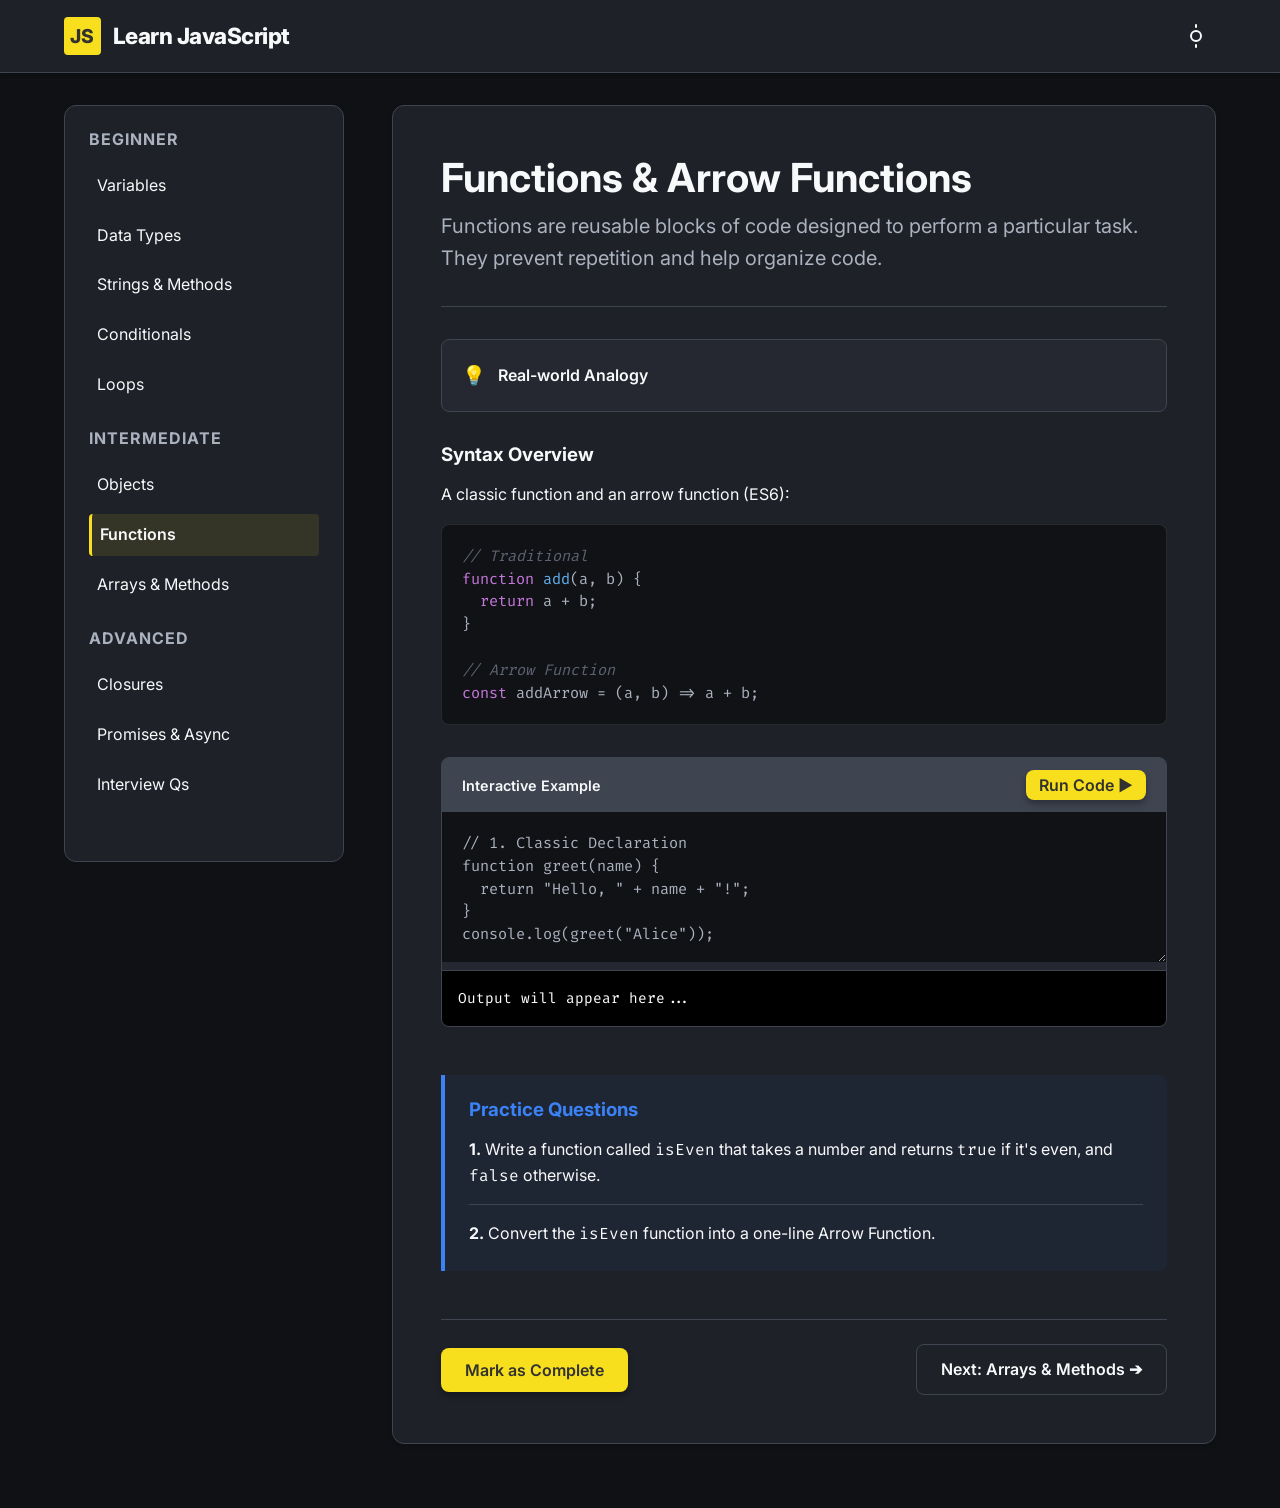
<file: pages/intermediate/functions.html>
<!DOCTYPE html>
<html lang="en" data-theme="dark">
<head>
  <meta charset="UTF-8">
  <meta name="viewport" content="width=device-width, initial-scale=1.0">
  <title>Functions & Arrow Functions | Learn JavaScript</title>
  <link rel="stylesheet" href="../../css/style.css">
  <link href="https://fonts.googleapis.com/css2?family=Inter:wght@300;400;600;800&family=Fira+Code:wght@400;600&display=swap" rel="stylesheet">
</head>
<body data-lesson-id="functions">
  <nav class="navbar">
    <div class="nav-container">
      <div class="brand">
        <span class="js-logo">JS</span>
        <h1><a href="../../index.html" style="color:inherit;text-decoration:none;">Learn JavaScript</a></h1>
      </div>
      <button id="theme-toggle" class="theme-toggle" aria-label="Toggle Theme">
        <svg id="sun-icon" xmlns="http://www.w3.org/2000/svg" width="24" height="24" viewBox="0 0 24 24" fill="none" stroke="currentColor" stroke-width="2" stroke-linecap="round" stroke-linejoin="round" style="display:none;"><circle cx="12" cy="12" r="5"></circle><line x1="12" y1="1" x2="12" y2="3"></line><line x1="12" y1="21" x2="12" y2="23"></line></svg>
        <svg id="moon-icon" xmlns="http://www.w3.org/2000/svg" width="24" height="24" viewBox="0 0 24 24" fill="none" stroke="currentColor" stroke-width="2" stroke-linecap="round" stroke-linejoin="round"><path d="M21 12.79A9 9 0 1 1 11.21 3 7 7 0 0 0 21 12.79z"></path></svg>
      </button>
    </div>
  </nav>

  <main class="container lesson-layout">
    <aside class="sidebar">
      <ul class="sidebar-list">
        <li><h3>Beginner</h3></li>
        <li><a href="../beginner/variables.html">Variables</a></li>
        <li><a href="../beginner/data-types.html">Data Types</a></li>
        <li><a href="../beginner/strings.html">Strings & Methods</a></li>
        <li><a href="../beginner/conditionals.html">Conditionals</a></li>
        <li><a href="../beginner/loops.html">Loops</a></li>
        <li><h3 style="margin-top:1.5rem">Intermediate</h3></li>
        <li><a href="../intermediate/objects.html">Objects</a></li>
        <li><a href="../intermediate/functions.html" class="active">Functions</a></li>
        <li><a href="../intermediate/arrays.html">Arrays & Methods</a></li>
        <li><h3 style="margin-top:1.5rem">Advanced</h3></li>
        <li><a href="../advanced/closures.html">Closures</a></li>
        <li><a href="../advanced/promises.html">Promises & Async</a></li>
        <li><a href="../advanced/interview-questions.html">Interview Qs</a></li>
      </ul>
    </aside>

    <article class="lesson-content">
      <h1 class="lesson-title">Functions & Arrow Functions</h1>
      <p class="lesson-definition">Functions are reusable blocks of code designed to perform a particular task. They prevent repetition and help organize code.</p>

      <details class="analogy-box">
        <summary>Real-world Analogy</summary>
        <div class="details-content">
          <p>A function is like a recipe. You give it inputs (ingredients), it follows a set of hidden steps (cooking), and it returns an output (a cake). You can reuse this same recipe anytime without rewriting the steps!</p>
        </div>
      </details>

      <section class="code-section">
        <h3>Syntax Overview</h3>
        <p>A classic function and an arrow function (ES6):</p>
        <pre><code><span class="token-comment">// Traditional</span>
<span class="token-keyword">function</span> <span class="token-function">add</span>(a, b) {
  <span class="token-keyword">return</span> a + b;
}

<span class="token-comment">// Arrow Function</span>
<span class="token-keyword">const</span> addArrow = (a, b) => a + b;</code></pre>
      </section>

      <div class="runner-container">
        <div class="runner-header">
          <span>Interactive Example</span>
          <button class="btn btn-primary run-code-btn" style="padding: 0.3rem 0.8rem;">Run Code ▶</button>
        </div>
        <textarea class="runner-code" spellcheck="false">
// 1. Classic Declaration
function greet(name) {
  return "Hello, " + name + "!";
}
console.log(greet("Alice"));

// 2. Arrow Function (Shorter syntax)
const multiply = (x, y) => {
  return x * y;
};
console.log("5 x 4 =", multiply(5, 4));

// 3. Implicit Return (Even shorter!)
const square = num => num * num;
console.log("Square of 6 is", square(6));
        </textarea>
        <div class="runner-output-box">Output will appear here...</div>
      </div>

      <section class="practice-section">
        <h3>Practice Questions</h3>
        <div class="practice-q">
          <strong>1.</strong> Write a function called <code>isEven</code> that takes a number and returns <code>true</code> if it's even, and <code>false</code> otherwise.
        </div>
        <div class="practice-q">
          <strong>2.</strong> Convert the <code>isEven</code> function into a one-line Arrow Function.
        </div>
      </section>

      <div class="lesson-footer">
        <button id="mark-complete-btn" class="btn btn-primary">Mark as Complete</button>
        <a href="../intermediate/arrays.html" class="btn btn-outline">Next: Arrays & Methods ➔</a>
      </div>
    </article>
  </main>

  <script src="../../js/script.js"></script>
</body>
</html>
</file>
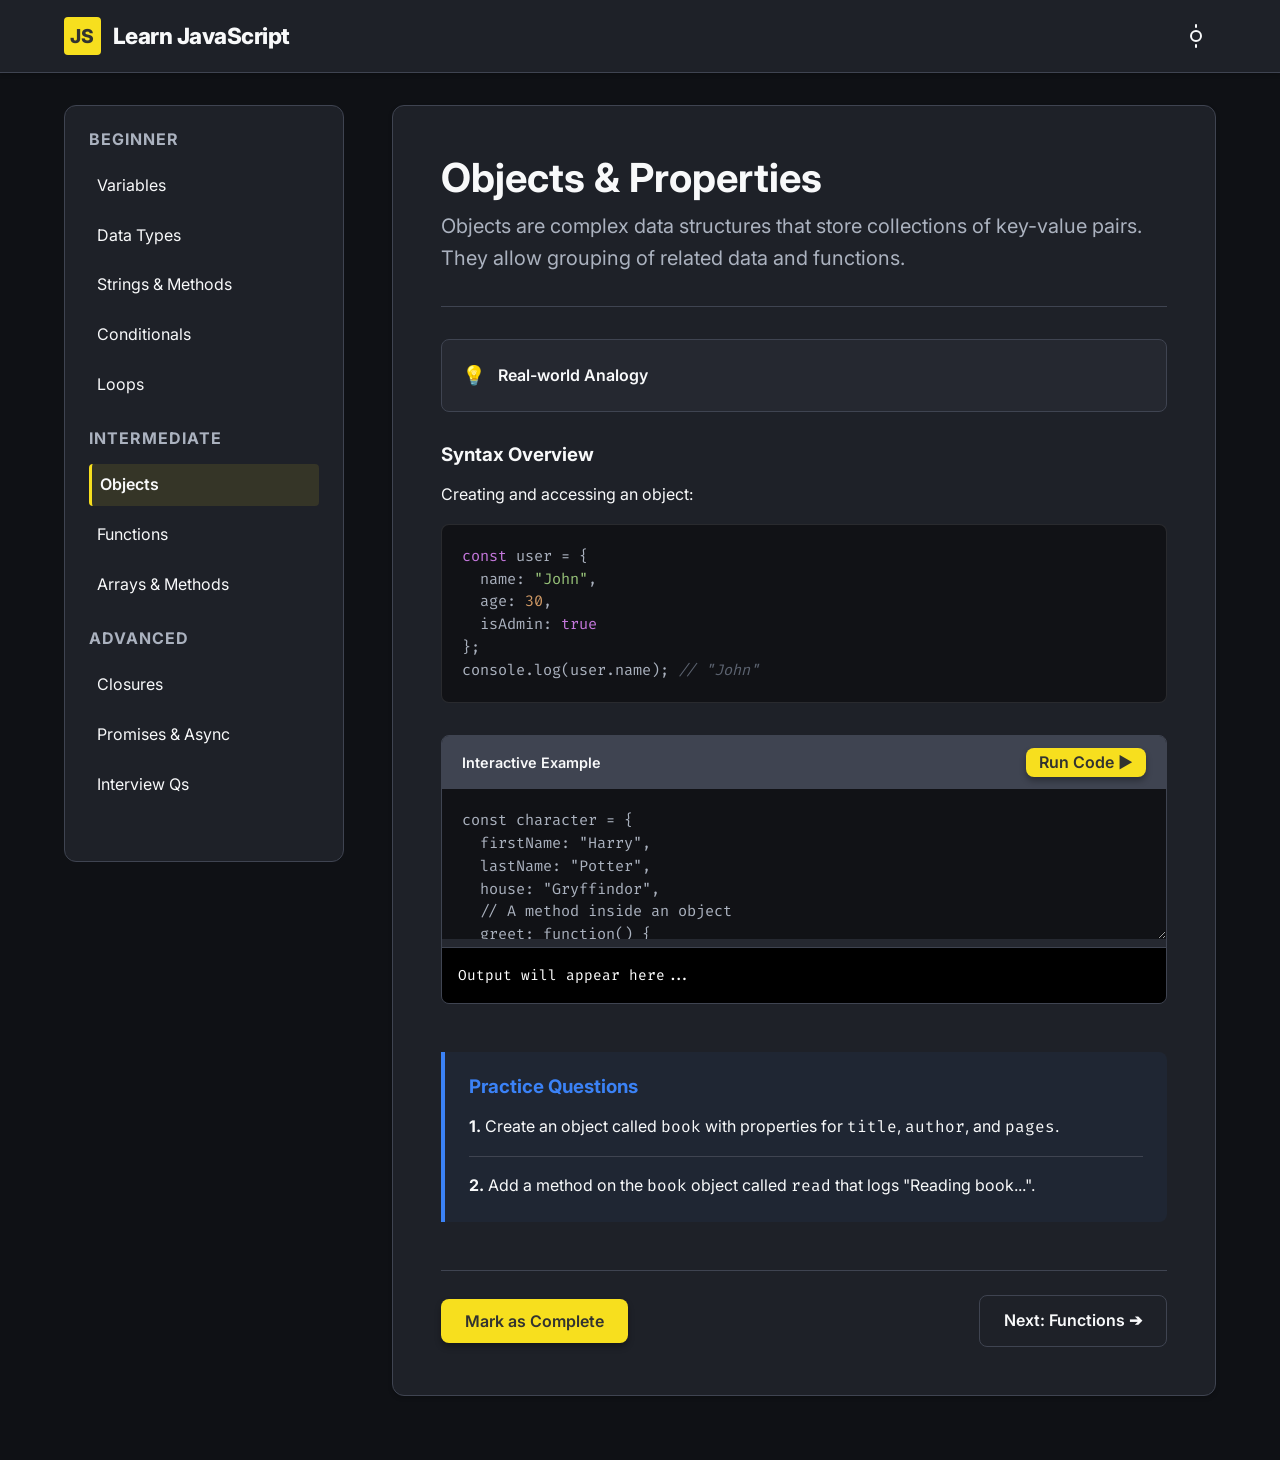
<file: pages/intermediate/objects.html>
<!DOCTYPE html>
<html lang="en" data-theme="dark">
<head>
  <meta charset="UTF-8">
  <meta name="viewport" content="width=device-width, initial-scale=1.0">
  <title>Objects | Learn JavaScript</title>
  <link rel="stylesheet" href="../../css/style.css">
  <link href="https://fonts.googleapis.com/css2?family=Inter:wght@300;400;600;800&family=Fira+Code:wght@400;600&display=swap" rel="stylesheet">
</head>
<body data-lesson-id="objects">
  <nav class="navbar">
    <div class="nav-container">
      <div class="brand">
        <span class="js-logo">JS</span>
        <h1><a href="../../index.html" style="color:inherit;text-decoration:none;">Learn JavaScript</a></h1>
      </div>
      <button id="theme-toggle" class="theme-toggle" aria-label="Toggle Theme">
        <svg id="sun-icon" xmlns="http://www.w3.org/2000/svg" width="24" height="24" viewBox="0 0 24 24" fill="none" stroke="currentColor" stroke-width="2" stroke-linecap="round" stroke-linejoin="round" style="display:none;"><circle cx="12" cy="12" r="5"></circle><line x1="12" y1="1" x2="12" y2="3"></line><line x1="12" y1="21" x2="12" y2="23"></line></svg>
        <svg id="moon-icon" xmlns="http://www.w3.org/2000/svg" width="24" height="24" viewBox="0 0 24 24" fill="none" stroke="currentColor" stroke-width="2" stroke-linecap="round" stroke-linejoin="round"><path d="M21 12.79A9 9 0 1 1 11.21 3 7 7 0 0 0 21 12.79z"></path></svg>
      </button>
    </div>
  </nav>

  <main class="container lesson-layout">
    <aside class="sidebar">
      <ul class="sidebar-list">
        <li><h3>Beginner</h3></li>
        <li><a href="../beginner/variables.html">Variables</a></li>
        <li><a href="../beginner/data-types.html">Data Types</a></li>
        <li><a href="../beginner/strings.html">Strings & Methods</a></li>
        <li><a href="../beginner/conditionals.html">Conditionals</a></li>
        <li><a href="../beginner/loops.html">Loops</a></li>
        <li><h3 style="margin-top:1.5rem">Intermediate</h3></li>
        <li><a href="../intermediate/objects.html" class="active">Objects</a></li>
        <li><a href="../intermediate/functions.html">Functions</a></li>
        <li><a href="../intermediate/arrays.html">Arrays & Methods</a></li>
        <li><h3 style="margin-top:1.5rem">Advanced</h3></li>
        <li><a href="../advanced/closures.html">Closures</a></li>
        <li><a href="../advanced/promises.html">Promises & Async</a></li>
        <li><a href="../advanced/interview-questions.html">Interview Qs</a></li>
      </ul>
    </aside>

    <article class="lesson-content">
      <h1 class="lesson-title">Objects & Properties</h1>
      <p class="lesson-definition">Objects are complex data structures that store collections of key-value pairs. They allow grouping of related data and functions.</p>

      <details class="analogy-box">
        <summary>Real-world Analogy</summary>
        <div class="details-content">
          <p>Think of an Object like a physical Car. A car has properties like <code>color: "red"</code> and <code>brand: "Toyota"</code>. It also has methods (actions) like <code>startEngine()</code>. An object groups all these traits into one single entity.</p>
        </div>
      </details>

      <section class="code-section">
        <h3>Syntax Overview</h3>
        <p>Creating and accessing an object:</p>
        <pre><code><span class="token-keyword">const</span> user = {
  name: <span class="token-string">"John"</span>,
  age: <span class="token-number">30</span>,
  isAdmin: <span class="token-keyword">true</span>
};
console.log(user.name); <span class="token-comment">// "John"</span></code></pre>
      </section>

      <div class="runner-container">
        <div class="runner-header">
          <span>Interactive Example</span>
          <button class="btn btn-primary run-code-btn" style="padding: 0.3rem 0.8rem;">Run Code ▶</button>
        </div>
        <textarea class="runner-code" spellcheck="false">
const character = {
  firstName: "Harry",
  lastName: "Potter",
  house: "Gryffindor",
  // A method inside an object
  greet: function() {
    return "Hi, I'm " + this.firstName;
  }
};

// Accessing properties using dot notation
console.log("House:", character.house);

// Executing object method
console.log(character.greet());

// Adding new property dynamically
character.wand = "Holly and Phoenix feather";
console.log("Wand:", character.wand);
        </textarea>
        <div class="runner-output-box">Output will appear here...</div>
      </div>

      <section class="practice-section">
        <h3>Practice Questions</h3>
        <div class="practice-q">
          <strong>1.</strong> Create an object called <code>book</code> with properties for <code>title</code>, <code>author</code>, and <code>pages</code>.
        </div>
        <div class="practice-q">
          <strong>2.</strong> Add a method on the <code>book</code> object called <code>read</code> that logs "Reading book...".
        </div>
      </section>

      <div class="lesson-footer">
        <button id="mark-complete-btn" class="btn btn-primary">Mark as Complete</button>
        <a href="../intermediate/functions.html" class="btn btn-outline">Next: Functions ➔</a>
      </div>
    </article>
  </main>

  <script src="../../js/script.js"></script>
</body>
</html>
</file>
<file: css/style.css>
/* Base Variables & Theme Settings */
:root {
  /* Vanilla Light Theme */
  --bg-main: #f4f6f8;
  --bg-surface: #ffffff;
  --bg-surface-alt: #f1f3f5;
  --text-main: #212529;
  --text-muted: #495057;
  --border-color: #dee2e6;
  
  /* Brand Colors */
  --js-yellow: #f7df1e;
  --js-yellow-hover: #e3cc18;
  --js-dark: #323330;
  
  /* Accents */
  --accent-primary: #3b82f6;
  --accent-hover: #2563eb;
  --accent-success: #10b981;
  --accent-error: #ef4444;
  
  /* Code & Pre */
  --code-bg: #282c34;
  --code-text: #abb2bf;
  
  /* Spacing & Sizes */
  --max-width: 1200px;
  --border-radius: 12px;
  --border-radius-sm: 8px;
  --shadow-sm: 0 2px 4px rgba(0,0,0,0.05);
  --shadow-md: 0 4px 6px rgba(0,0,0,0.1);
  --shadow-lg: 0 10px 15px rgba(0,0,0,0.1);
  --shadow-hover: 0 15px 30px rgba(0,0,0,0.15);
  --transition-speed: 0.3s;
}

[data-theme="dark"] {
  /* Modern Dark Theme */
  --bg-main: #0f1115;
  --bg-surface: #1e2128;
  --bg-surface-alt: #252830;
  --text-main: #f8f9fa;
  --text-muted: #abb2bf;
  --border-color: #3f4451;
  
  --shadow-sm: 0 2px 4px rgba(0,0,0,0.2);
  --shadow-md: 0 4px 6px rgba(0,0,0,0.3);
  --shadow-lg: 0 10px 15px rgba(0,0,0,0.4);
  --shadow-hover: 0 15px 30px rgba(0,0,0,0.5);
  
  --code-bg: #111216;
}

* {
  margin: 0;
  padding: 0;
  box-sizing: border-box;
}

body {
  font-family: 'Inter', sans-serif;
  background-color: var(--bg-main);
  color: var(--text-main);
  line-height: 1.6;
  transition: background-color var(--transition-speed), color var(--transition-speed);
  overflow-x: hidden;
}

/* Typography */
h1, h2, h3, h4, h5, h6 {
  font-weight: 700;
  line-height: 1.2;
  margin-bottom: 0.5em;
  color: var(--text-main);
}
p {
  margin-bottom: 1rem;
}
a {
  color: var(--accent-primary);
  text-decoration: none;
  transition: color var(--transition-speed);
}
a:hover {
  color: var(--accent-hover);
}

.container {
  width: 100%;
  max-width: var(--max-width);
  margin: 0 auto;
  padding: 0 1.5rem;
}

/* Navigation */
.navbar {
  position: sticky;
  top: 0;
  z-index: 100;
  background: var(--bg-surface);
  border-bottom: 1px solid var(--border-color);
  box-shadow: var(--shadow-sm);
  transition: background var(--transition-speed), border var(--transition-speed);
}

.nav-container {
  display: flex;
  justify-content: space-between;
  align-items: center;
  max-width: var(--max-width);
  margin: 0 auto;
  padding: 1rem 1.5rem;
}

.brand {
  display: flex;
  align-items: center;
  gap: 0.75rem;
}

.js-logo {
  background-color: var(--js-yellow);
  color: var(--js-dark);
  font-weight: 800;
  font-size: 1.2rem;
  padding: 0.2rem 0.4rem;
  border-radius: 4px;
}

.brand h1 {
  margin: 0;
  font-size: 1.4rem;
  font-weight: 800;
  letter-spacing: -0.5px;
}

.nav-links {
  display: flex;
  list-style: none;
  gap: 2rem;
}

.nav-links a {
  color: var(--text-muted);
  font-weight: 600;
  font-size: 0.95rem;
}

.nav-links a:hover, .nav-links a.active {
  color: var(--text-main);
}

.theme-toggle {
  background: none;
  border: none;
  cursor: pointer;
  color: var(--text-main);
  display: flex;
  align-items: center;
  justify-content: center;
  padding: 0.5rem;
  border-radius: 50%;
  transition: background var(--transition-speed);
}
.theme-toggle:hover {
  background: var(--bg-surface-alt);
}
.mobile-menu-btn {
  display: none;
  background: none;
  border: none;
  font-size: 1.5rem;
  color: var(--text-main);
  cursor: pointer;
}

/* Hero Section */
.hero {
  position: relative;
  overflow: hidden;
  padding: 6rem 1.5rem;
  text-align: center;
  display: flex;
  justify-content: center;
  align-items: center;
  min-height: 50vh;
}

.hero-content {
  z-index: 2;
  max-width: 800px;
}

.hero-title {
  font-size: clamp(2.5rem, 5vw, 4rem);
  font-weight: 800;
  letter-spacing: -1px;
  margin-bottom: 1rem;
  background: linear-gradient(135deg, var(--js-yellow) 0%, var(--accent-primary) 100%);
  -webkit-background-clip: text;
  -webkit-text-fill-color: transparent;
  color: var(--js-yellow); /* Fallback */
}

.hero-tagline {
  font-size: 1.2rem;
  color: var(--text-muted);
  margin-bottom: 2rem;
  max-width: 600px;
  margin-left: auto;
  margin-right: auto;
}

/* Background Shapes for Hero */
.hero-bg-shapes {
  position: absolute;
  top: 0; left: 0; width: 100%; height: 100%;
  z-index: 1;
  overflow: hidden;
  pointer-events: none;
}
.shape {
  position: absolute;
  filter: blur(80px);
  opacity: 0.5;
  border-radius: 50%;
}
.shape-1 {
  width: 300px; height: 300px;
  background: var(--js-yellow);
  top: -100px; left: -100px;
}
.shape-2 {
  width: 400px; height: 400px;
  background: var(--accent-primary);
  bottom: -200px; right: -100px;
  opacity: 0.3;
}
[data-theme="dark"] .shape { opacity: 0.15; }

/* Buttons */
.btn {
  display: inline-flex;
  align-items: center;
  justify-content: center;
  gap: 0.5rem;
  padding: 0.75rem 1.5rem;
  border-radius: var(--border-radius-sm);
  font-weight: 600;
  cursor: pointer;
  border: none;
  transition: all var(--transition-speed);
  font-family: inherit;
  font-size: 1rem;
}
.btn-primary {
  background-color: var(--js-yellow);
  color: var(--js-dark);
  box-shadow: var(--shadow-md);
}
.btn-primary:hover {
  background-color: var(--js-yellow-hover);
  transform: translateY(-2px);
  box-shadow: var(--shadow-hover);
}
.btn-outline {
  background-color: transparent;
  border: 1px solid var(--border-color);
  color: var(--text-main);
}
.btn-outline:hover {
  background-color: var(--bg-surface-alt);
}

/* Levels Section */
.levels-section {
  padding: 5rem 0;
}
.section-header {
  text-align: center;
  margin-bottom: 3rem;
}

.cards-grid {
  display: grid;
  grid-template-columns: repeat(auto-fit, minmax(320px, 1fr));
  gap: 2rem;
}

.level-card {
  background: var(--bg-surface);
  border: 1px solid var(--border-color);
  border-radius: var(--border-radius);
  padding: 2rem;
  box-shadow: var(--shadow-md);
  transition: transform var(--transition-speed), box-shadow var(--transition-speed);
  display: flex;
  flex-direction: column;
}
.level-card:hover {
  transform: translateY(-8px);
  box-shadow: var(--shadow-hover);
}

.card-header {
  display: flex;
  justify-content: space-between;
  align-items: center;
  margin-bottom: 1rem;
  padding-bottom: 1rem;
  border-bottom: 1px solid var(--border-color);
}
.card-header h3 {
  margin: 0;
  font-size: 1.5rem;
}

.badge {
  font-size: 0.75rem;
  font-weight: 700;
  text-transform: uppercase;
  padding: 0.3rem 0.6rem;
  border-radius: 100px;
  background-color: rgba(16, 185, 129, 0.1);
  color: var(--accent-success);
}
.badge.intermediate {
  background-color: rgba(59, 130, 246, 0.1);
  color: var(--accent-primary);
}
.badge.advanced {
  background-color: rgba(239, 68, 68, 0.1);
  color: var(--accent-error);
}

.topic-list {
  list-style: none;
  margin-top: 1.5rem;
  flex-grow: 1;
}
.topic-list li {
  margin-bottom: 0.75rem;
}
.topic-list a {
  display: flex;
  align-items: center;
  padding: 0.75rem 1rem;
  background-color: var(--bg-surface-alt);
  border-radius: var(--border-radius-sm);
  color: var(--text-main);
  font-weight: 500;
  transition: all var(--transition-speed);
}
.topic-list a::before {
  content: "→";
  margin-right: 0.75rem;
  color: var(--accent-primary);
  opacity: 0;
  transform: translateX(-10px);
  transition: all var(--transition-speed);
}
.topic-list a:hover {
  background-color: var(--border-color);
  padding-left: 1.5rem;
}
.topic-list a:hover::before {
  opacity: 1;
  transform: translateX(0);
}

/* Lesson Pages Layout */
.lesson-layout {
  display: grid;
  grid-template-columns: 280px 1fr;
  gap: 3rem;
  margin-top: 2rem;
  margin-bottom: 4rem;
  align-items: start;
}

.sidebar {
  background: var(--bg-surface);
  border: 1px solid var(--border-color);
  border-radius: var(--border-radius);
  padding: 1.5rem;
  position: sticky;
  top: 90px;
  max-height: calc(100vh - 120px);
  overflow-y: auto;
}
.sidebar h3 { font-size: 1rem; margin-bottom: 1rem; color: var(--text-muted); text-transform: uppercase; letter-spacing: 1px; }
.sidebar-list { list-style: none; margin-bottom: 2rem; }
.sidebar-list li { margin-bottom: 0.5rem; }
.sidebar-list a {
  display: block;
  padding: 0.5rem;
  border-radius: 4px;
  color: var(--text-main);
}
.sidebar-list a:hover { background: var(--bg-surface-alt); }
.sidebar-list a.active {
  background: rgba(247, 223, 30, 0.1);
  color: var(--text-main);
  border-left: 3px solid var(--js-yellow);
  font-weight: 600;
}
.sidebar-list li.completed a {
  position: relative;
}
.sidebar-list li.completed a::after {
  content: '✓';
  position: absolute;
  right: 10px;
  color: var(--accent-success);
}

.lesson-content {
  background: var(--bg-surface);
  border: 1px solid var(--border-color);
  border-radius: var(--border-radius);
  padding: 3rem;
  box-shadow: var(--shadow-sm);
}

.lesson-title {
  font-size: 2.5rem;
  margin-bottom: 0.5rem;
}
.lesson-definition {
  font-size: 1.25rem;
  color: var(--text-muted);
  margin-bottom: 2rem;
  padding-bottom: 2rem;
  border-bottom: 1px solid var(--border-color);
}

/* Detailed Explanation & Analogy (Accordion) */
details.analogy-box {
  background: var(--bg-surface-alt);
  border: 1px solid var(--border-color);
  border-radius: var(--border-radius-sm);
  margin-bottom: 2rem;
  overflow: hidden;
}
details.analogy-box summary {
  padding: 1.25rem;
  font-weight: 600;
  cursor: pointer;
  user-select: none;
  display: flex;
  align-items: center;
  transition: background var(--transition-speed);
}
details.analogy-box summary:hover {
  background: var(--border-color);
}
details.analogy-box summary::before {
  content: "💡";
  margin-right: 0.75rem;
  font-size: 1.2rem;
}
.details-content {
  padding: 1.25rem;
  border-top: 1px solid var(--border-color);
}

/* Code & Editor Syntax */
.code-section {
  margin-bottom: 2rem;
}
.code-section h3 { margin-bottom: 1rem; }

pre {
  background-color: var(--code-bg);
  color: var(--code-text);
  padding: 1.25rem;
  border-radius: var(--border-radius-sm);
  overflow-x: auto;
  font-family: 'Fira Code', monospace;
  font-size: 0.95rem;
  line-height: 1.5;
  border: 1px solid rgba(255,255,255,0.1);
}
code { font-family: 'Fira Code', monospace; }

/* Interactive Runner */
.runner-container {
  background: var(--bg-surface-alt);
  border: 1px solid var(--border-color);
  border-radius: var(--border-radius-sm);
  overflow: hidden;
  margin-bottom: 3rem;
}
.runner-header {
  display: flex;
  justify-content: space-between;
  align-items: center;
  padding: 0.75rem 1.25rem;
  background: var(--border-color);
  font-weight: 600;
  font-size: 0.9rem;
}
.runner-code {
  width: 100%;
  border: none;
  background: var(--code-bg);
  color: var(--code-text);
  padding: 1.25rem;
  font-family: 'Fira Code', monospace;
  font-size: 0.95rem;
  line-height: 1.5;
  resize: vertical;
  min-height: 150px;
  outline: none;
}
.runner-footer {
  display: flex;
  justify-content: flex-end;
  padding: 0.75rem;
  background: var(--bg-surface-alt);
  border-top: 1px solid var(--border-color);
}
.runner-output-box {
  border-top: 1px solid var(--border-color);
  background: #000;
  color: #fff;
  padding: 1rem;
  font-family: 'Fira Code', monospace;
  font-size: 0.9rem;
  min-height: 50px;
  white-space: pre-wrap;
}

/* Practice Questions */
.practice-section {
  background: rgba(59, 130, 246, 0.05);
  border-left: 4px solid var(--accent-primary);
  padding: 1.5rem;
  border-radius: 0 var(--border-radius-sm) var(--border-radius-sm) 0;
  margin-bottom: 3rem;
}
.practice-section h3 {
  display: flex;
  align-items: center;
  gap: 0.5rem;
  color: var(--accent-primary);
}
.practice-q {
  margin-top: 1rem;
  padding-bottom: 1rem;
  border-bottom: 1px solid var(--border-color);
}
.practice-q:last-child {
  border-bottom: none;
  padding-bottom: 0;
}

/* Footer Section */
.lesson-footer {
  display: flex;
  justify-content: space-between;
  align-items: center;
  margin-top: 3rem;
  padding-top: 1.5rem;
  border-top: 1px solid var(--border-color);
}

/* Footer Global */
.footer {
  background: var(--bg-surface);
  border-top: 1px solid var(--border-color);
  padding: 2rem 0;
  text-align: center;
  color: var(--text-muted);
}
.footer-content {
  display: flex;
  justify-content: space-between;
  align-items: center;
}
.footer-links a {
  margin-left: 1rem;
  color: var(--text-muted);
}
.footer-links a:hover {
  color: var(--text-main);
}

/* Utility for Syntax Highlighting Simulator (Vanilla CSS rules on specific classes) */
.token-keyword { color: #c678dd; }
.token-function { color: #61afef; }
.token-string { color: #98c379; }
.token-number { color: #d19a66; }
.token-comment { color: #5c6370; font-style: italic; }
.token-operator { color: #56b6c2; }
.token-variable { color: #e06c75; }

/* Method Reference API (Detailed Documentation) */
.methods-grid {
  display: flex;
  flex-direction: column;
  gap: 1.5rem;
  margin-top: 2rem;
}

details.method-accordion {
  background: var(--bg-surface);
  border: 1px solid var(--border-color);
  border-radius: var(--border-radius);
  overflow: hidden;
  box-shadow: var(--shadow-sm);
  transition: box-shadow var(--transition-speed);
}

details.method-accordion[open] {
  box-shadow: var(--shadow-md);
  border-left: 4px solid var(--accent-primary);
}

details.method-accordion > summary {
  padding: 1.5rem;
  font-size: 1.25rem;
  font-weight: 700;
  cursor: pointer;
  user-select: none;
  display: flex;
  align-items: center;
  justify-content: space-between;
  list-style: none; /* Hide default triangle */
  background: var(--bg-surface-alt);
  transition: background var(--transition-speed);
}
details.method-accordion > summary::after {
  content: "▼";
  font-size: 0.9rem;
  color: var(--text-muted);
  transition: transform 0.3s ease;
}
details.method-accordion[open] > summary::after {
  transform: rotate(180deg);
}

details.method-accordion > summary::-webkit-details-marker {
  display: none;
}
details.method-accordion > summary:hover {
  background: var(--border-color);
}

.method-card {
  padding: 2rem 1.5rem;
  border-top: 1px solid var(--border-color);
  display: flex;
  flex-direction: column;
  gap: 1.5rem;
}

.method-signature h3 {
  font-family: 'Fira Code', monospace;
  font-size: 1.3rem;
  color: var(--accent-primary);
  margin-bottom: 0.5rem;
}

.method-meta {
  display: flex;
  gap: 1rem;
  margin-bottom: 1rem;
}

.meta-tag {
  font-size: 0.8rem;
  padding: 0.2rem 0.6rem;
  border-radius: 4px;
  background: rgba(171, 178, 191, 0.1);
  color: var(--text-muted);
  font-family: 'Fira Code', monospace;
}

.meta-tag.mutates {
  background: rgba(239, 68, 68, 0.1);
  color: var(--accent-error);
}

.meta-tag.returns {
  background: rgba(16, 185, 129, 0.1);
  color: var(--accent-success);
}

.method-details h4 {
  font-size: 1.1rem;
  color: var(--text-main);
  margin-bottom: 0.5rem;
  margin-top: 1.5rem;
  border-bottom: 1px solid var(--border-color);
  padding-bottom: 0.3rem;
}

.method-details ul {
  padding-left: 1.5rem;
  color: var(--text-muted);
}
.method-details li {
  margin-bottom: 0.5rem;
}

.method-desc {
  font-size: 1.05rem;
  color: var(--text-main);
  line-height: 1.6;
}

/* Responsive */
@media (max-width: 900px) {
  .lesson-layout {
    grid-template-columns: 1fr;
  }
  .sidebar {
    position: static;
    max-height: none;
    margin-bottom: 2rem;
  }
}
@media (max-width: 768px) {
  .nav-links { display: none; }
  .mobile-menu-btn { display: block; }
  .hero-tagline { font-size: 1rem; }
  .footer-content { flex-direction: column; gap: 1rem; }
  .lesson-content { padding: 1.5rem; }
  .method-card { padding: 1.5rem 1rem; }
}
</file>
